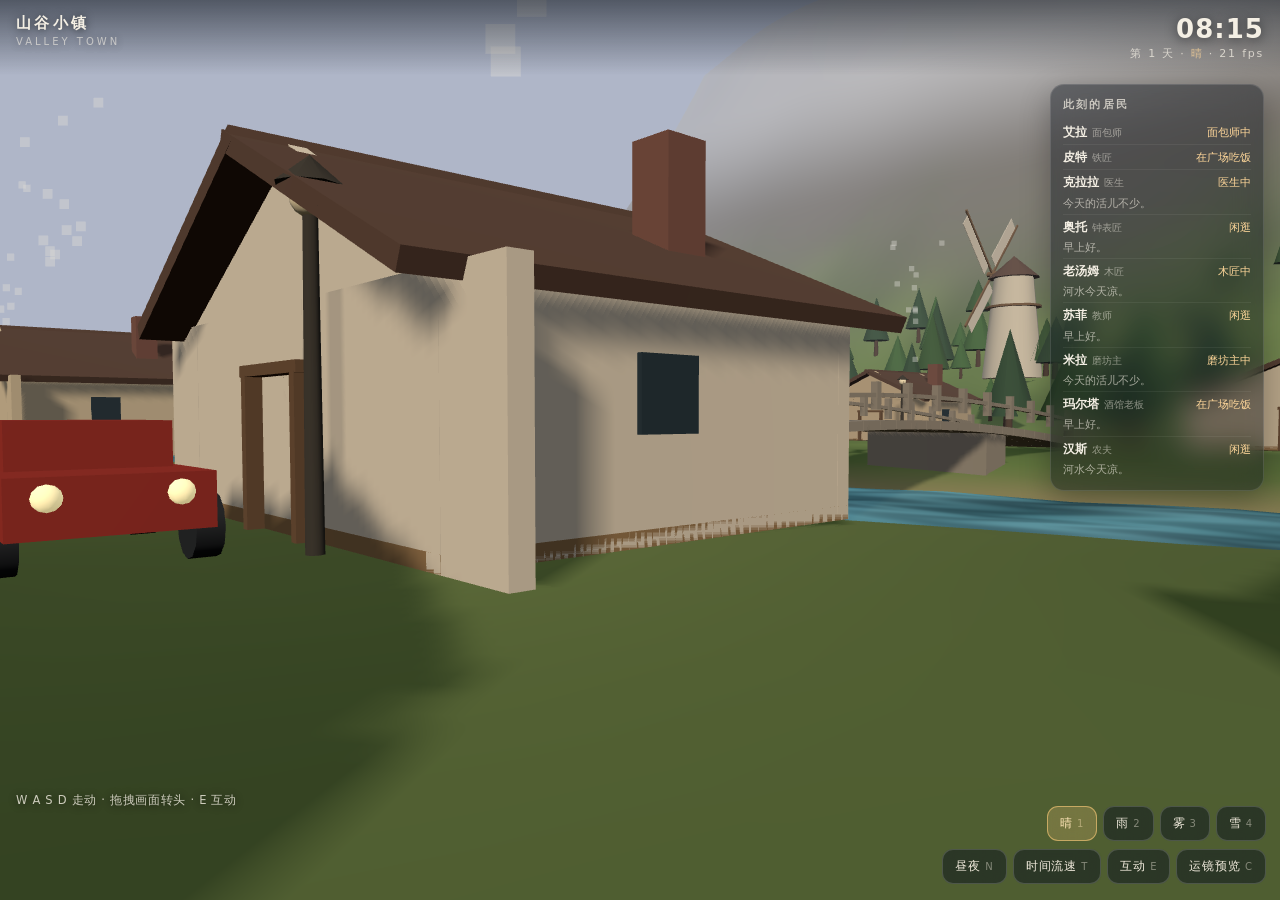
<file: index.html>
<!DOCTYPE html>
<html lang="zh-CN">
<head>
<meta charset="utf-8" />
<meta name="viewport" content="width=device-width, initial-scale=1, maximum-scale=1, user-scalable=no, viewport-fit=cover" />
<title>山谷小镇 · Valley Town</title>
<script>window.__errs=[];window.addEventListener('error',e=>{window.__errs.push(e.message+' @ '+(e.filename||'').split('/').pop()+':'+e.lineno)});</script>
<style>
  * { box-sizing: border-box; -webkit-tap-highlight-color: transparent; }
  html, body { margin: 0; height: 100%; overflow: hidden; background: #0b1220;
    font-family: "Noto Sans SC", "PingFang SC", system-ui, -apple-system, sans-serif; color: #f4efe4; }
  #scene { display: block; width: 100vw; height: 100vh; touch-action: none; }
  .ui { position: fixed; z-index: 20; }

  /* 顶部信息 */
  #top { top: 0; left: 0; right: 0; padding: 14px 16px; display: flex; justify-content: space-between;
         align-items: flex-start; pointer-events: none;
         background: linear-gradient(180deg, rgba(6,12,20,.55), rgba(6,12,20,0)); }
  #brand { font-size: 15px; letter-spacing: .22em; font-weight: 700; text-shadow: 0 1px 8px rgba(0,0,0,.6); }
  #brand small { display: block; font-size: 10px; letter-spacing: .3em; opacity: .6; font-weight: 400; margin-top: 3px; }
  #meter { text-align: right; font-variant-numeric: tabular-nums; }
  #clock { font-size: 26px; font-weight: 700; letter-spacing: .04em; text-shadow: 0 2px 12px rgba(0,0,0,.55); }
  #meter .sub { font-size: 11px; opacity: .75; letter-spacing: .16em; margin-top: 2px; }
  #weathernow { color: #ffd79a; }

  /* 居民面板 */
  #panel { top: 84px; right: 16px; width: 214px; padding: 12px 12px 10px;
           border-radius: 14px; background: rgba(10,18,28,.42); backdrop-filter: blur(14px) saturate(1.2);
           -webkit-backdrop-filter: blur(14px) saturate(1.2); border: 1px solid rgba(255,255,255,.12);
           box-shadow: 0 10px 30px rgba(0,0,0,.28); }
  #panel h3 { margin: 0 0 8px; font-size: 11px; letter-spacing: .2em; font-weight: 600; opacity: .72; }
  #residents { list-style: none; margin: 0; padding: 0; max-height: 40vh; overflow: hidden; }
  #residents li { font-size: 11.5px; line-height: 1.35; padding: 4px 0; border-top: 1px solid rgba(255,255,255,.06);
                  display: flex; flex-wrap: wrap; gap: 5px; align-items: baseline; }
  #residents li:first-child { border-top: none; }
  #residents b { font-size: 12px; font-weight: 700; }
  #residents .job { font-size: 10px; opacity: .5; }
  #residents em { font-size: 10.5px; color: #ffd79a; font-style: normal; margin-left: auto; }
  #residents i { font-size: 10.5px; opacity: .62; font-style: normal; flex-basis: 100%; }

  /* 底部提示 */
  #hint { left: 16px; bottom: 92px; font-size: 11.5px; letter-spacing: .06em; opacity: .8;
          text-shadow: 0 1px 8px rgba(0,0,0,.8); pointer-events: none; max-width: 58vw; }
  #toast { left: 50%; transform: translateX(-50%); bottom: 128px; padding: 8px 16px; border-radius: 999px;
           background: rgba(8,14,22,.66); border: 1px solid rgba(255,255,255,.14); font-size: 12.5px;
           opacity: 0; transition: opacity .35s; pointer-events: none; backdrop-filter: blur(10px); white-space: nowrap; }

  /* 右侧按钮 */
  #dock { right: 14px; bottom: 16px; display: flex; flex-direction: column; gap: 8px; align-items: flex-end; }
  .row { display: flex; gap: 6px; }
  button { font-family: inherit; font-size: 11.5px; letter-spacing: .08em; color: #f1ebdd; cursor: pointer;
           padding: 9px 12px; border-radius: 11px; border: 1px solid rgba(255,255,255,.16);
           background: rgba(12,20,30,.52); backdrop-filter: blur(12px); -webkit-backdrop-filter: blur(12px);
           transition: transform .12s, background .2s, border-color .2s; }
  button:active { transform: scale(.95); }
  button.on { background: rgba(255,203,122,.22); border-color: rgba(255,203,122,.6); color: #ffe6b8; }
  .k { opacity: .45; font-size: 10px; margin-left: 4px; }

  /* 摇杆 */
  #leftzone { position: fixed; left: 0; bottom: 0; width: 42vw; height: 62vh; z-index: 5; }
  #joy { position: fixed; width: 124px; height: 124px; border-radius: 50%; display: none; z-index: 6;
         border: 1px solid rgba(255,255,255,.18); background: rgba(10,18,28,.24); pointer-events: none; }
  #joyknob { position: absolute; left: 37px; top: 37px; width: 50px; height: 50px; border-radius: 50%;
             background: rgba(255,255,255,.32); border: 1px solid rgba(255,255,255,.5); }

  /* 运镜条 */
  #cinebar { left: 50%; transform: translateX(-50%); bottom: 30px; width: min(520px, 82vw); display: none;
             padding: 10px 16px 12px; border-radius: 14px; background: rgba(8,14,22,.55);
             backdrop-filter: blur(14px); border: 1px solid rgba(255,255,255,.12); text-align: center; }
  #cinelabel { font-size: 12.5px; letter-spacing: .16em; color: #ffe6b8; }
  #cinetime { font-size: 10.5px; opacity: .6; margin-top: 3px; font-variant-numeric: tabular-nums; }
  .track { height: 2px; background: rgba(255,255,255,.16); border-radius: 2px; margin-top: 9px; overflow: hidden; }
  #cinefill { height: 100%; width: 0%; background: linear-gradient(90deg, #ffcf87, #ff9d5c); }

  /* 载入 */
  #loading { position: fixed; inset: 0; z-index: 60; display: flex; align-items: center; justify-content: center;
             flex-direction: column; gap: 14px; background: #0b1220; transition: opacity .6s; }
  #loading.hide { opacity: 0; pointer-events: none; }
  #loading .t { font-size: 13px; letter-spacing: .5em; opacity: .7; }
  #loading .bar { width: 120px; height: 2px; background: rgba(255,255,255,.15); overflow: hidden; }
  #loading .bar i { display: block; width: 40%; height: 100%; background: #ffcf87; animation: slide 1.1s infinite ease-in-out; }
  @keyframes slide { 0% { transform: translateX(-100%); } 100% { transform: translateX(320%); } }

  #appstate { position: fixed; left: -9999px; top: 0; font-size: 1px; }
  @media (max-width: 520px) {
    #panel { width: 168px; top: 76px; right: 10px; padding: 10px; }
    #residents li { font-size: 10.5px; }
    #clock { font-size: 22px; }
    #hint { bottom: 150px; font-size: 10.5px; }
  }
</style>
</head>
<body>
<canvas id="scene"></canvas>

<div id="leftzone"></div>
<div id="joy"><div id="joyknob"></div></div>

<div class="ui" id="top">
  <div id="brand">山谷小镇<small>VALLEY TOWN</small></div>
  <div id="meter">
    <div id="clock">08:12</div>
    <div class="sub">第 <span id="dayno">1</span> 天 · <span id="weathernow">晴</span> · <span id="fps">–</span> fps</div>
  </div>
</div>

<div class="ui" id="panel">
  <h3>此刻的居民</h3>
  <ul id="residents"></ul>
</div>

<div class="ui" id="hint">W A S D 走动 · 拖拽画面转头 · E 互动</div>
<div class="ui" id="toast"></div>

<div class="ui" id="dock">
  <div class="row">
    <button data-weather="clear" class="on">晴<span class="k">1</span></button>
    <button data-weather="rain">雨<span class="k">2</span></button>
    <button data-weather="fog">雾<span class="k">3</span></button>
    <button data-weather="snow">雪<span class="k">4</span></button>
  </div>
  <div class="row">
    <button data-act="time">昼夜<span class="k">N</span></button>
    <button data-act="fast">时间流速<span class="k">T</span></button>
    <button data-act="interact">互动<span class="k">E</span></button>
    <button data-act="cine">运镜预览<span class="k">C</span></button>
  </div>
</div>

<div class="ui" id="cinebar">
  <div id="cinelabel">01 谷口 · 大全景</div>
  <div id="cinetime">0:00 / 1:00</div>
  <div class="track"><div id="cinefill"></div></div>
</div>

<div id="loading"><div class="t">正在生长山谷</div><div class="bar"><i></i></div></div>
<div id="appstate"></div>

<script src="three.min.js"></script>
<script src="js/world.js"></script>
<script src="js/life.js"></script>
<script src="js/main.js"></script>
</body>
</html>
</file>
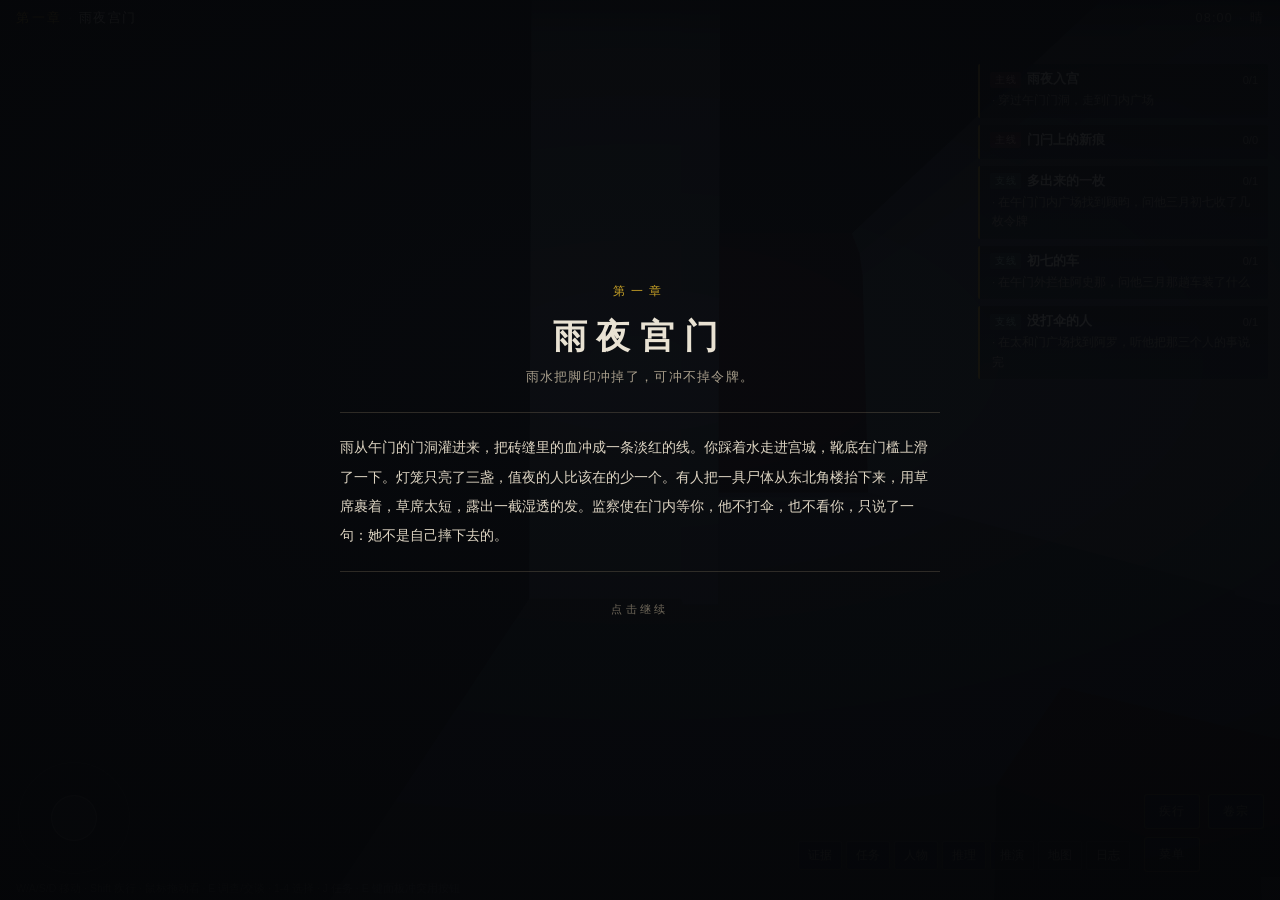
<file: gugong-seventh-code/index.html>
<!DOCTYPE html>
<html lang="zh-CN">
<head>
<meta charset="utf-8">
<meta name="viewport" content="width=device-width,initial-scale=1,maximum-scale=1,user-scalable=no,viewport-fit=cover">
<meta name="theme-color" content="#0a0c10">
<title>宫阙疑云：第七码</title>
<link rel="stylesheet" href="css/ui.css">
</head>
<body>
<div id="app">
  <canvas id="view"></canvas>

  <div id="loading">
    <div class="lbox">
      <div class="lk">紫禁城 · 架空纪年</div>
      <h1>宫阙疑云</h1>
      <div class="lsub">第七码</div>
      <div class="lbar"><i></i></div>
      <div class="ltext">正在载入</div>
    </div>
  </div>
</div>

<div id="bootfail" style="display:none;position:fixed;inset:0;z-index:200;background:#0a0c10;color:#e9e2d3;
  font:14px/1.9 -apple-system,'Noto Sans SC',sans-serif;padding:28px 22px;overflow:auto">
  <div style="font-size:12px;letter-spacing:.3em;color:#c9a227">载入诊断</div>
  <h2 style="font-family:serif;letter-spacing:.14em;margin:10px 0 14px">页面没能启动</h2>
  <div id="bootfailMsg" style="color:#a99f8c;white-space:pre-wrap"></div>
  <div style="margin-top:18px;font-size:12.5px;color:#6f6759">
    排查：1) 确认用 Chrome/Safari 直接打开这个地址（不要在微信、文件管理器里预览）；
    2) 地址要带 http:// 且与本机同一 Wi-Fi；3) 换成 <code>?q=low</code> 试一次。
  </div>
</div>
<script>
(function () {
  var errs = [];
  window.addEventListener('error', function (e) {
    errs.push('脚本错误：' + (e.message || '') + (e.filename ? ' @ ' + e.filename + ':' + e.lineno : ''));
  });
  window.addEventListener('unhandledrejection', function (e) {
    errs.push('未处理异常：' + (e.reason && (e.reason.message || e.reason)) );
  });
  function fail(reason) {
    var box = document.getElementById('bootfail');
    var msg = document.getElementById('bootfailMsg');
    if (!box || !msg) return;
    var info = [
      '原因：' + reason,
      '地址：' + location.href,
      '模块脚本支持：' + ('noModule' in document.createElement('script') ? '支持' : '不支持（浏览器太旧）'),
      'WebGL2：' + (function () { try { return document.createElement('canvas').getContext('webgl2') ? '有' : '没有'; } catch (e) { return '没有'; } })(),
      '屏幕：' + window.innerWidth + '×' + window.innerHeight,
    ].concat(errs).join('\n');
    msg.textContent = info;
    box.style.display = 'block';
  }
  window.__bootFail = fail;
  setTimeout(function () {
    if (!window.__game) fail('8 秒内没有启动（脚本没跑起来，或主模块加载失败）');
  }, 8000);
  setTimeout(function () {
    if (!window.__game) fail('20 秒仍未启动');
  }, 20000);
})();
</script>
<script type="module" src="js/main.js" onerror="window.__bootFail && window.__bootFail('main.js 加载失败（检查 js/ 是否可达）')"></script>
</body>
</html>
</file>
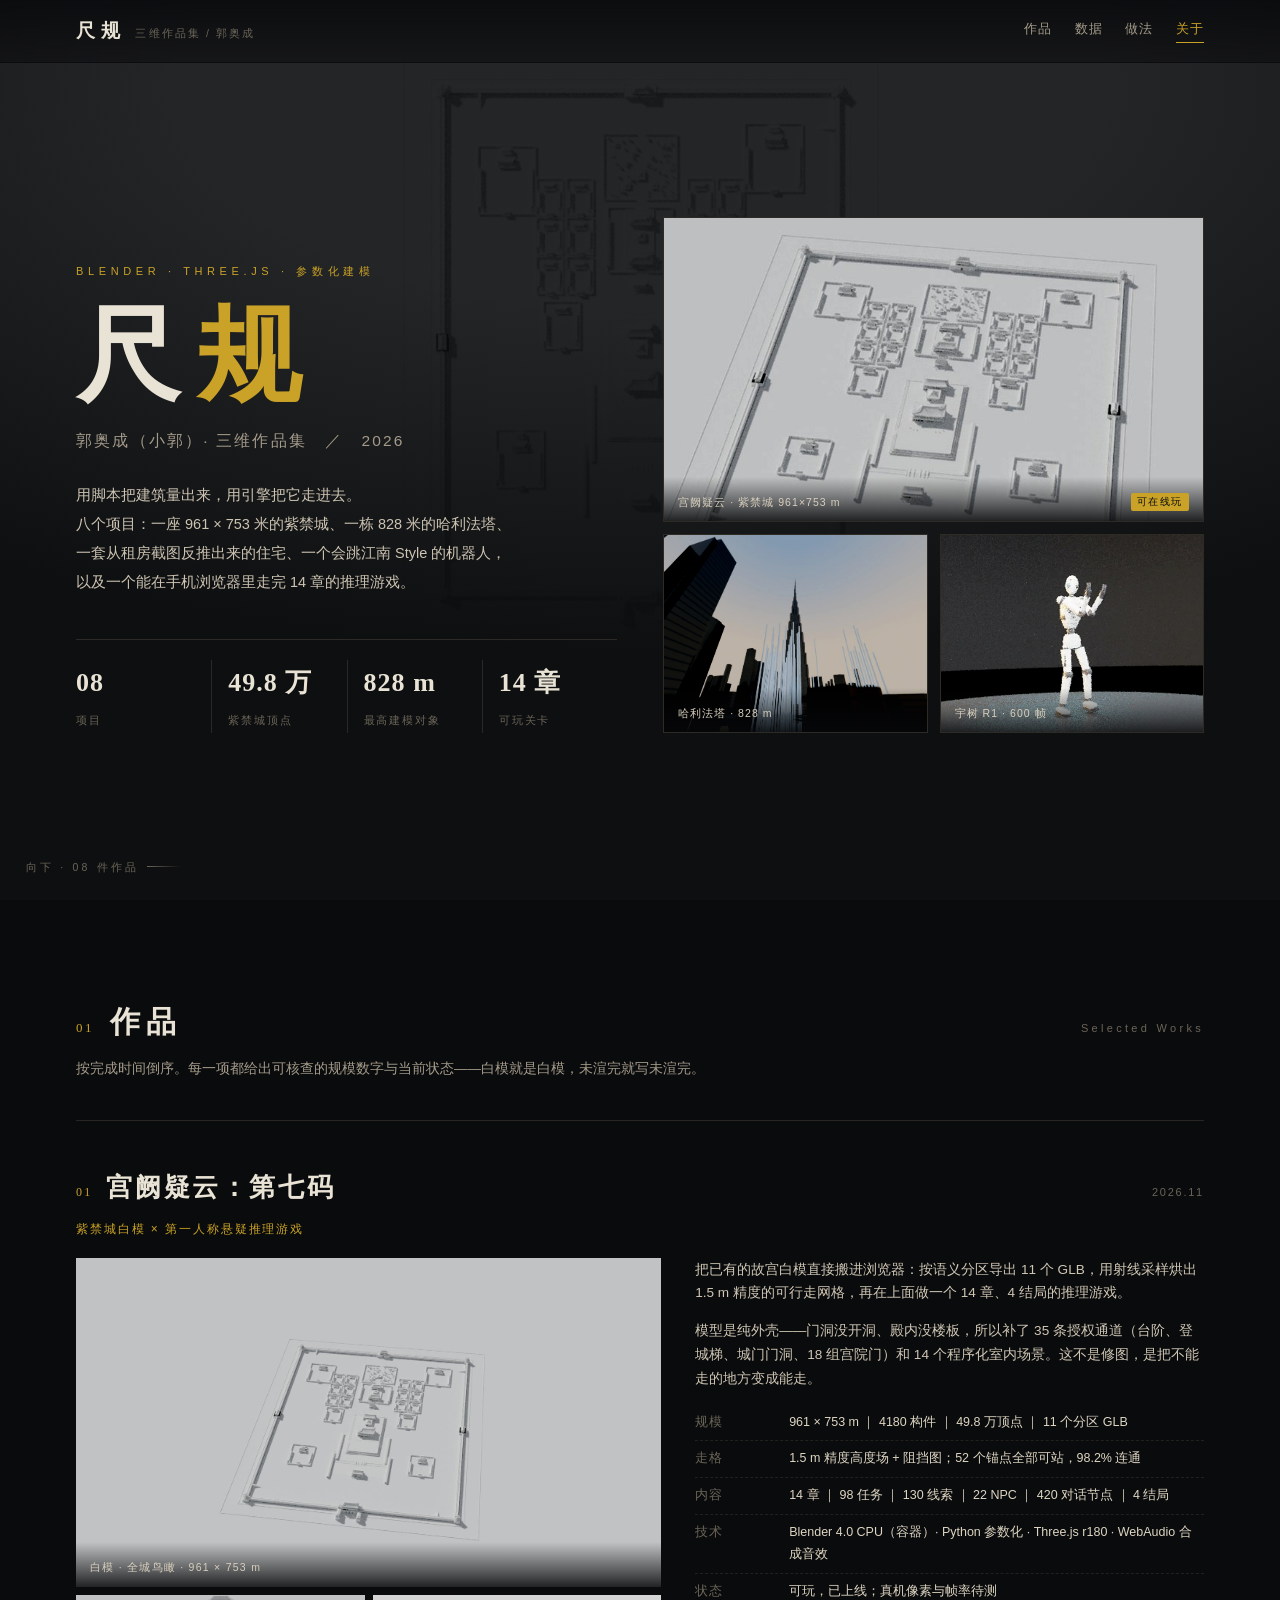
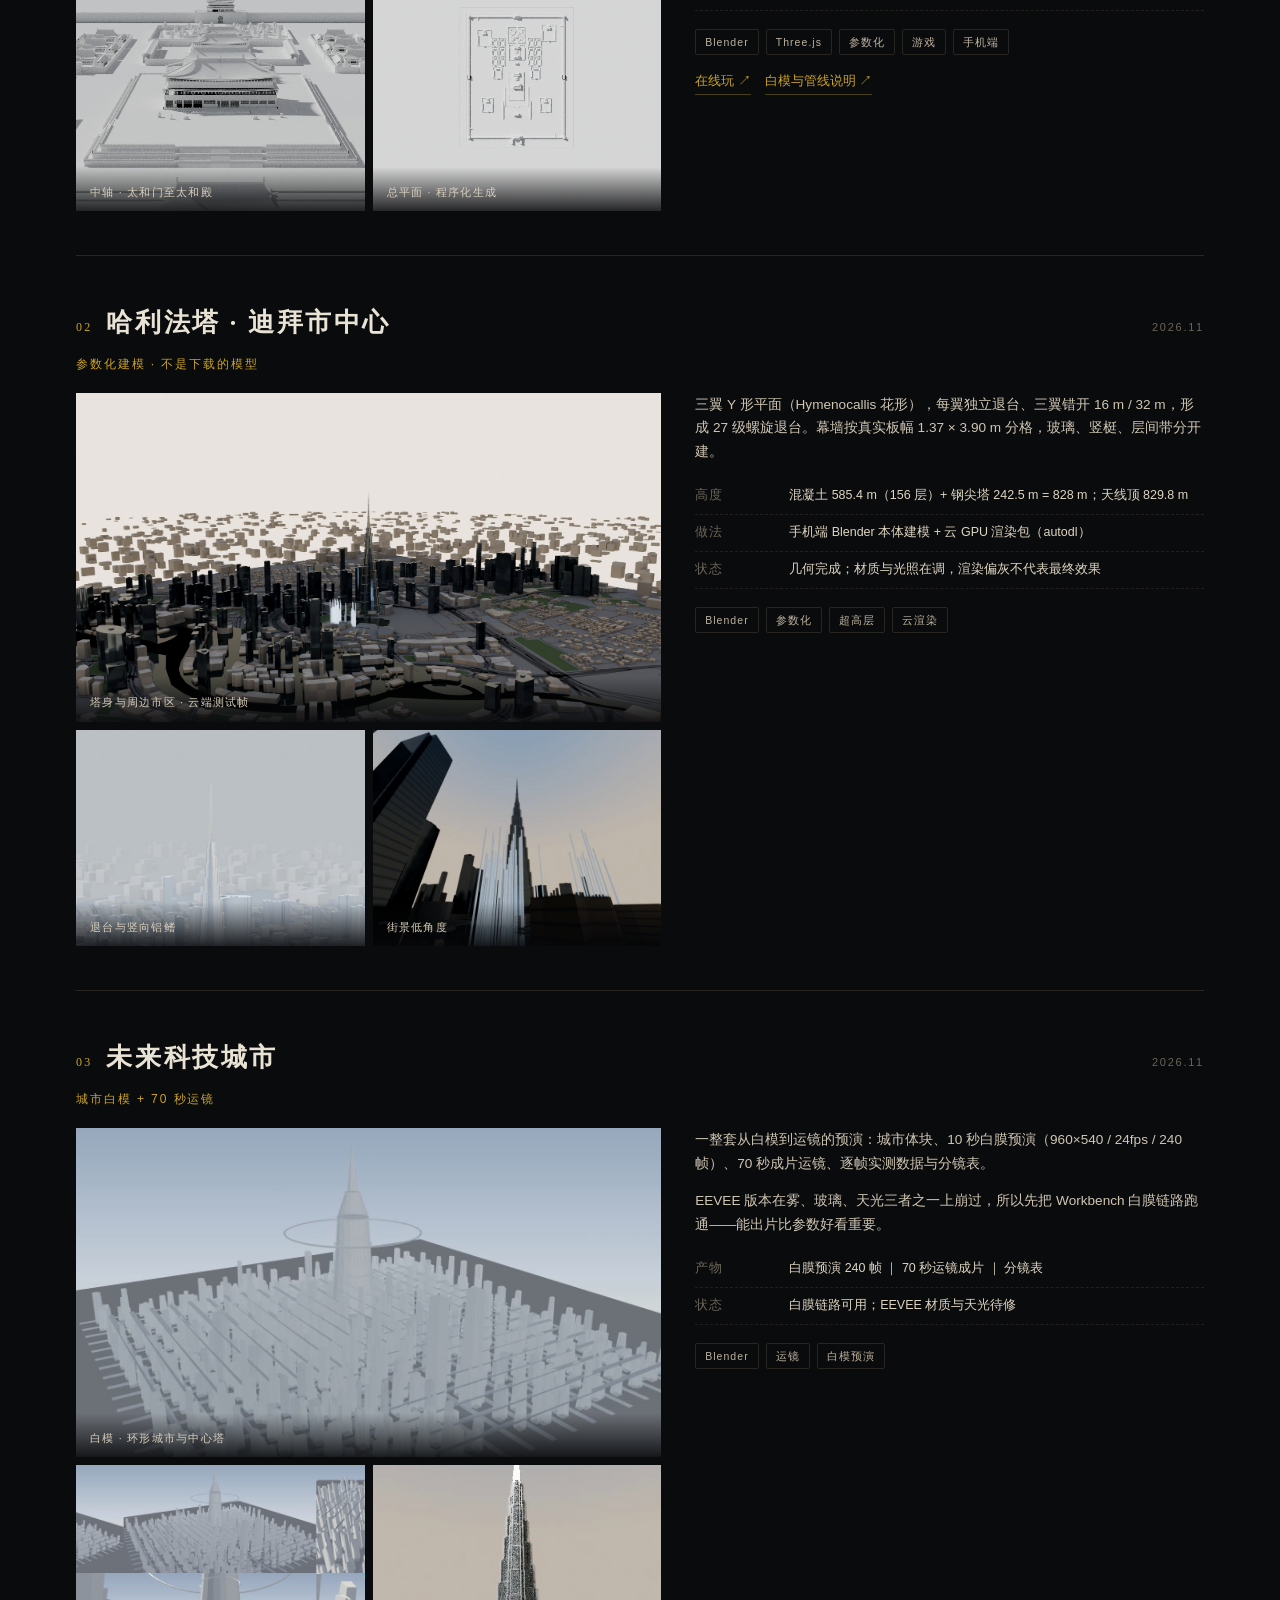
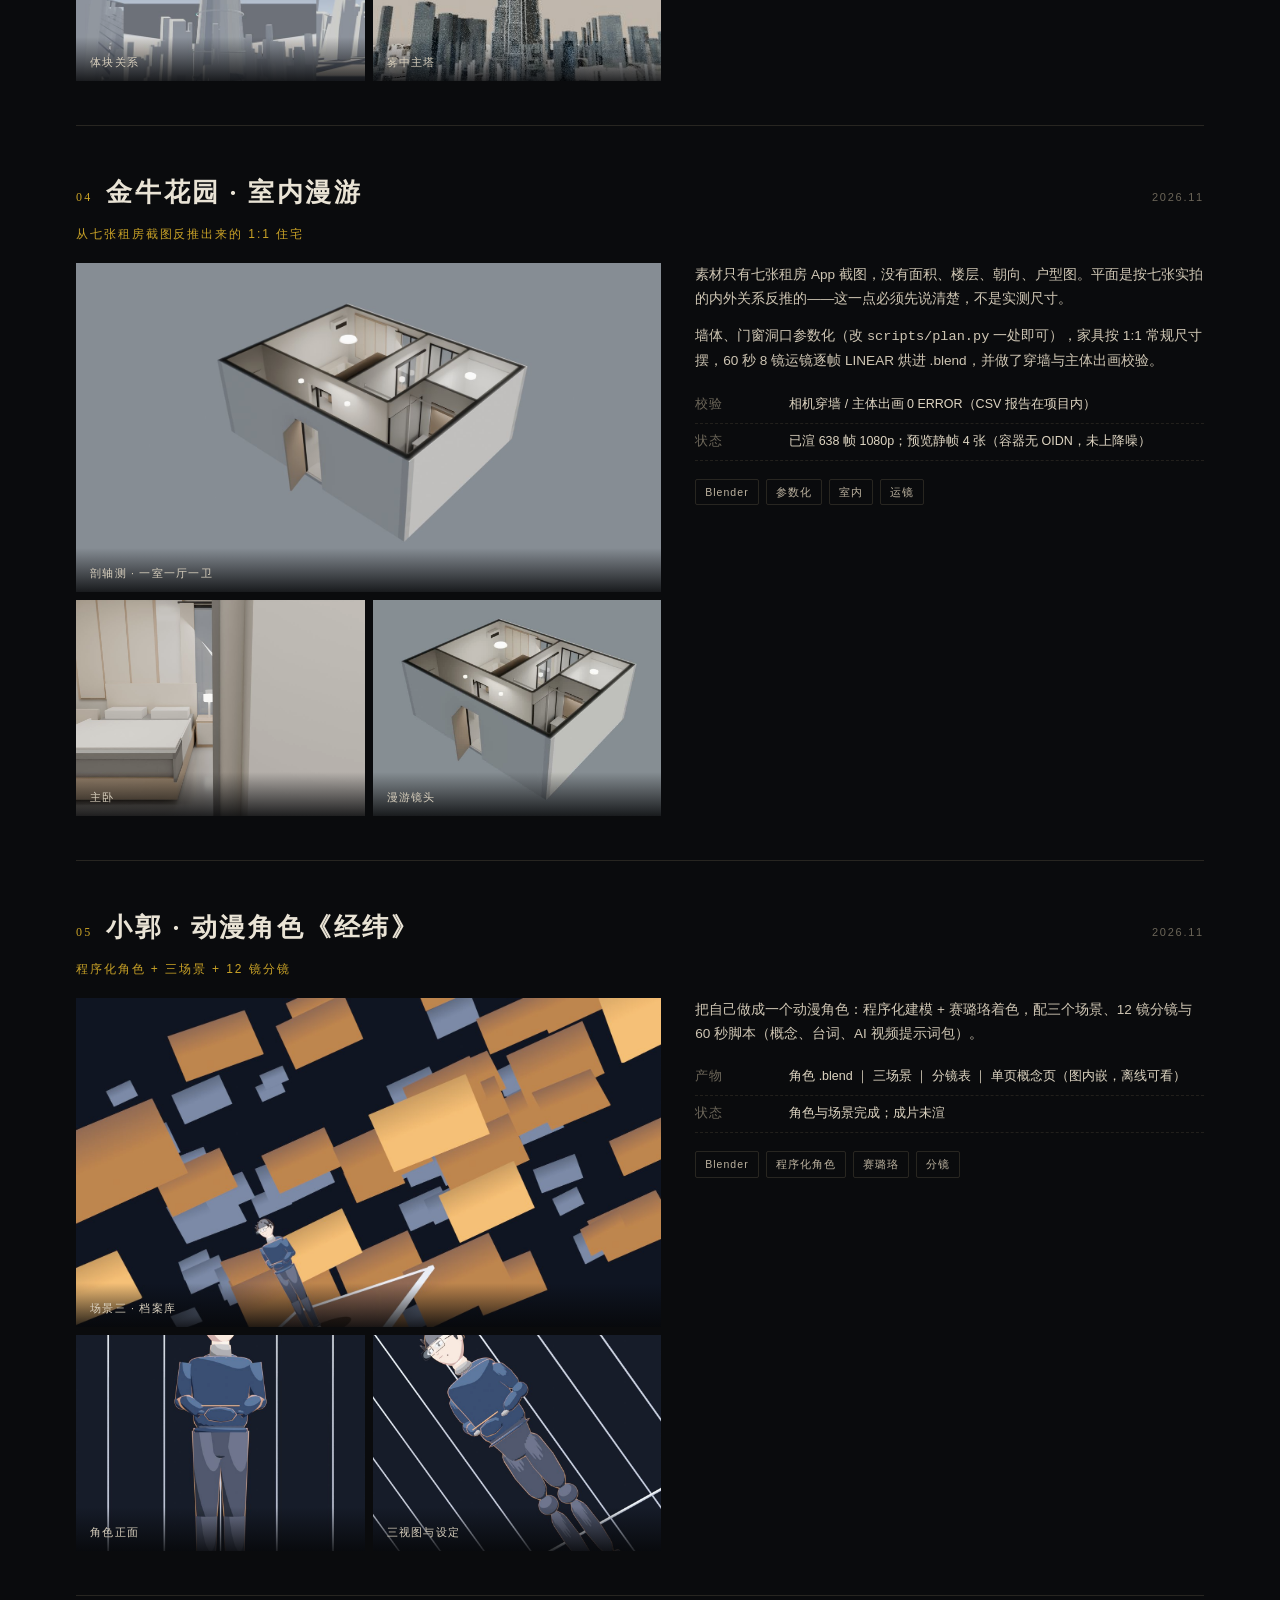
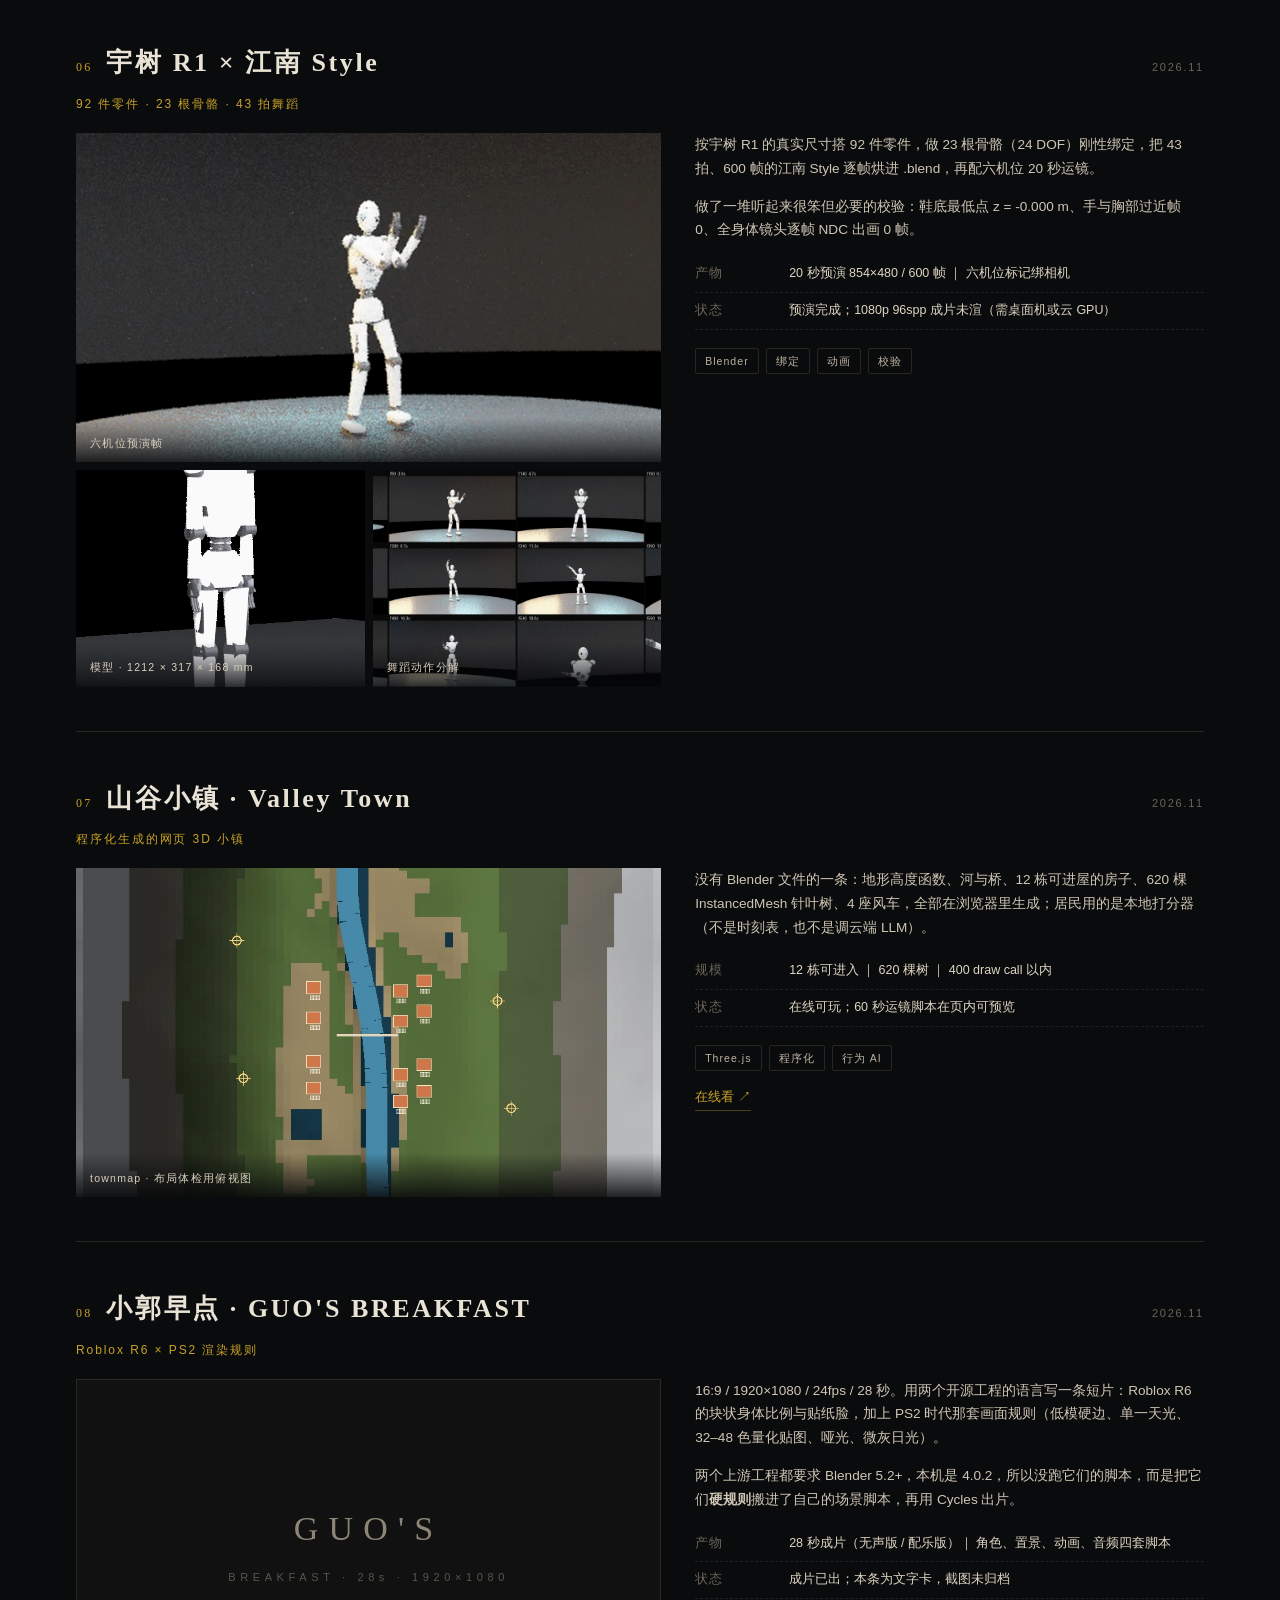
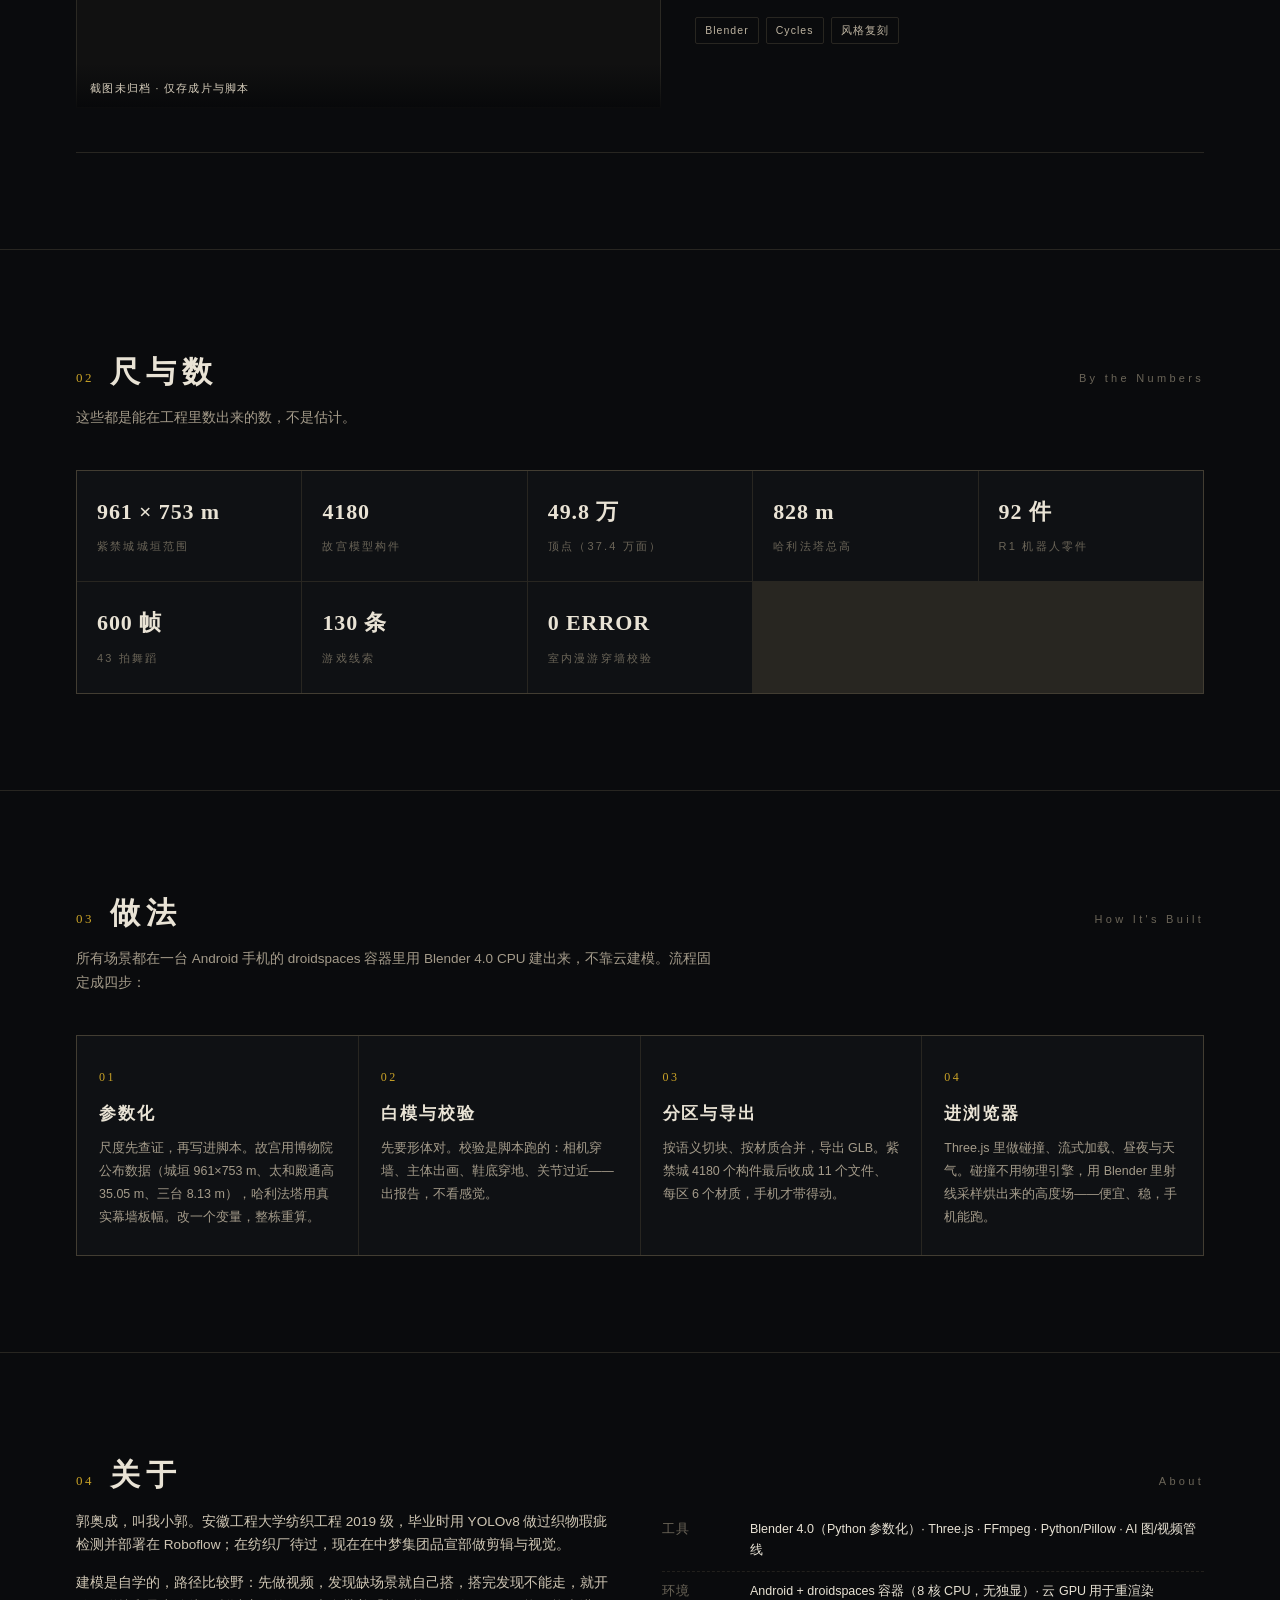
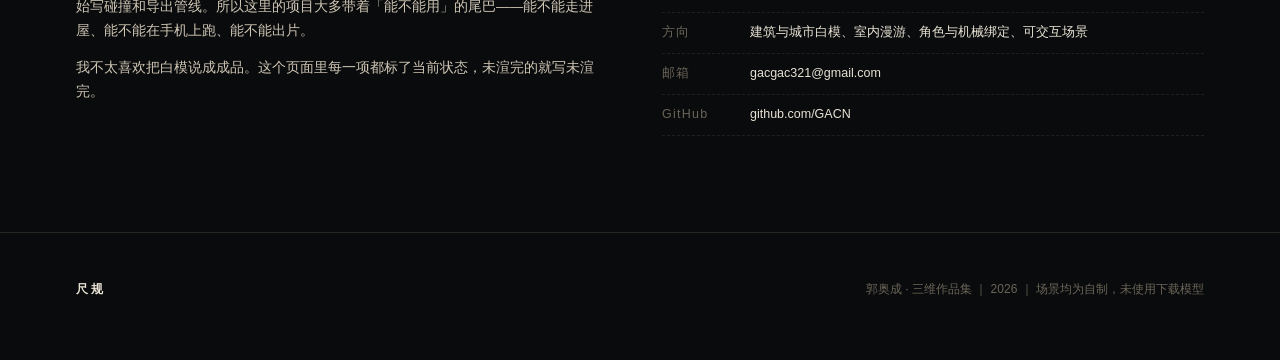
<file: works/index.html>
<!DOCTYPE html>
<html lang="zh-CN">
<head>
<meta charset="utf-8">
<meta name="viewport" content="width=device-width,initial-scale=1,viewport-fit=cover">
<meta name="theme-color" content="#0a0b0d">
<title>尺规 · 郭奥成三维作品集</title>
<meta name="description" content="郭奥成的三维作品：紫禁城白模与浏览器游戏、哈利法塔参数化建模、室内漫游、角色短片、宇树 R1 动画。Blender + Three.js + 参数化脚本。">
<style>
:root{
  --bg:#0a0b0d; --bg2:#0f1114; --ink:#e9e3d5; --ink2:#a49b8a; --dim:#6b6558;
  --gold:#c9a227; --red:#a8332a; --line:rgba(200,180,140,.16);
  --serif:"Noto Serif SC","Songti SC","Source Han Serif SC",Georgia,serif;
  --sans:-apple-system,"Noto Sans SC","PingFang SC","Microsoft YaHei",sans-serif;
}
*{box-sizing:border-box}
html{scroll-behavior:smooth}
body{margin:0;background:var(--bg);color:var(--ink);font-family:var(--sans);line-height:1.75;
  -webkit-font-smoothing:antialiased;overflow-x:hidden}
a{color:inherit;text-decoration:none}
img{display:block;max-width:100%}
.wrap{max-width:1180px;margin:0 auto;padding:0 26px}
.eyebrow{font-size:11px;letter-spacing:.42em;color:var(--gold);text-transform:uppercase}
.hr{height:1px;background:var(--line);margin:0}

/* 顶栏 */
header{position:fixed;top:0;left:0;right:0;z-index:50;backdrop-filter:blur(10px);
  background:linear-gradient(180deg,rgba(10,11,13,.92),rgba(10,11,13,.55));border-bottom:1px solid transparent;
  transition:border-color .3s,background .3s}
header.solid{border-bottom-color:var(--line);background:rgba(10,11,13,.94)}
.nav{display:flex;align-items:center;justify-content:space-between;height:62px}
.brand{display:flex;align-items:baseline;gap:10px}
.brand b{font-family:var(--serif);font-size:19px;letter-spacing:.30em;font-weight:600}
.brand span{font-size:10.5px;letter-spacing:.2em;color:var(--dim)}
.navlinks{display:flex;gap:22px;font-size:12.5px;color:var(--ink2);letter-spacing:.1em}
.navlinks a:hover{color:var(--gold)}
@media(max-width:720px){ .brand span{display:none} .navlinks{gap:14px;font-size:12px} }

/* 封面 */
.hero{position:relative;min-height:100svh;display:flex;align-items:center;padding:110px 0 60px;overflow:hidden}
.hero .plan{position:absolute;inset:0;background:url("assets/gugong/4.jpg") center/cover no-repeat;
  opacity:.11;filter:grayscale(1) contrast(1.35);mix-blend-mode:screen;pointer-events:none}
.hero::after{content:"";position:absolute;inset:0;pointer-events:none;
  background:radial-gradient(120% 80% at 50% 10%,transparent 30%,rgba(10,11,13,.85) 78%)}
.hero .wrap{position:relative;z-index:2;width:100%}
.hero h1{font-family:var(--serif);font-size:clamp(46px,9vw,104px);line-height:1.02;letter-spacing:.16em;
  margin:22px 0 0;font-weight:600}
.hero h1 em{font-style:normal;color:var(--gold)}
.hero .sub{margin-top:18px;font-size:clamp(13px,1.6vw,15.5px);color:var(--ink2);letter-spacing:.14em}
.hero .lede{margin-top:26px;max-width:600px;font-size:14.5px;line-height:2;color:#cdc4b2}
.stats{margin-top:42px;padding-top:20px;border-top:1px solid var(--line)}
.stats{display:grid;grid-template-columns:repeat(4,1fr);gap:0}
.stat b{display:block;font-family:var(--serif);font-size:26px;letter-spacing:.04em;color:var(--ink)}
.stat span{font-size:10.5px;letter-spacing:.18em;color:var(--dim)}
.stat+.stat{border-left:1px solid var(--line);padding-left:16px}
.live{float:right;font-size:9.5px;letter-spacing:.16em;color:#0a0b0d;background:var(--gold);padding:1px 6px;border-radius:2px}
.scrollhint{position:absolute;left:26px;bottom:24px;font-size:10.5px;letter-spacing:.3em;color:var(--dim);z-index:2}

/* 作品 */
section{padding:96px 0}
.sechead{display:flex;align-items:baseline;gap:16px;margin-bottom:8px}
.sechead .num{font-family:var(--serif);font-size:13px;color:var(--gold);letter-spacing:.2em}
.sechead h2{font-family:var(--serif);font-size:clamp(22px,3vw,30px);letter-spacing:.2em;margin:0;font-weight:600}
.sechead .en{font-size:11px;letter-spacing:.3em;color:var(--dim);margin-left:auto}
.secdesc{color:var(--ink2);font-size:13.5px;margin:0 0 40px;max-width:640px}

.work{border-top:1px solid var(--line);padding:44px 0}
.work:last-child{border-bottom:1px solid var(--line)}
.worktop{display:flex;align-items:baseline;gap:14px;margin-bottom:8px}
.worktop .idx{font-family:var(--serif);font-size:12px;color:var(--gold);letter-spacing:.18em}
.worktop h3{font-family:var(--serif);font-size:clamp(20px,2.6vw,26px);letter-spacing:.1em;margin:0;font-weight:600}
.worktop .year{margin-left:auto;font-size:11px;color:var(--dim);letter-spacing:.16em}
.worksub{color:var(--gold);font-size:12px;letter-spacing:.16em;margin:0 0 18px}
.workbody{display:grid;grid-template-columns:1.15fr 1fr;gap:34px;align-items:start}
.gallery{display:grid;grid-template-columns:1fr 1fr;gap:8px}
.gallery .lead{grid-column:1/-1}
figure{margin:0;position:relative;overflow:hidden;background:#111}
figure img{width:100%;height:100%;object-fit:cover;filter:contrast(1.06) saturate(.9) brightness(.98);
  transition:transform .8s cubic-bezier(.22,.61,.36,1),filter .4s}
figure:hover img{transform:scale(1.035);filter:contrast(1.1) saturate(1)}
figure figcaption{position:absolute;left:0;right:0;bottom:0;padding:16px 14px 10px;font-size:10.5px;
  letter-spacing:.12em;color:#d8cfbd;background:linear-gradient(transparent,rgba(6,7,9,.85))}
.gallery .lead img{aspect-ratio:16/9}
.gallery figure:not(.lead) img{aspect-ratio:4/3}
.worktext{font-size:13.6px;color:#cfc6b4}
.worktext p{margin:0 0 14px}
.specs{list-style:none;padding:0;margin:0 0 18px}
.specs li{display:flex;gap:12px;padding:7px 0;border-bottom:1px dashed rgba(200,180,140,.12);font-size:12.5px}
.specs li span:first-child{width:82px;flex:none;color:var(--dim);letter-spacing:.1em}
.specs li span:last-child{color:#ded5c2}
.tags{display:flex;flex-wrap:wrap;gap:7px;margin:0 0 16px}
.tag{font-size:10.5px;letter-spacing:.1em;color:#bdb3a0;border:1px solid var(--line);padding:3px 9px;border-radius:2px}
.links{display:flex;flex-wrap:wrap;gap:14px;font-size:12.5px}
.links a{color:var(--gold);border-bottom:1px solid rgba(201,162,39,.35);padding-bottom:1px}
.links a:hover{border-color:var(--gold)}
@media(max-width:860px){
  .workbody{grid-template-columns:1fr;gap:22px}
  section{padding:64px 0}
  .work{padding:34px 0}
}

/* 数据墙 */
.datawall{display:grid;grid-template-columns:repeat(auto-fit,minmax(190px,1fr));gap:1px;background:var(--line);
  border:1px solid var(--line)}
.cell{background:var(--bg2);padding:22px 20px}
.cell b{display:block;font-family:var(--serif);font-size:22px;letter-spacing:.04em}
.cell span{font-size:11px;letter-spacing:.2em;color:var(--dim)}

/* 过程 */
.steps{display:grid;grid-template-columns:repeat(auto-fit,minmax(230px,1fr));gap:1px;background:var(--line);
  border:1px solid var(--line);margin-top:8px}
.step{background:var(--bg2);padding:26px 22px}
.step i{font-family:var(--serif);font-style:normal;font-size:12px;color:var(--gold);letter-spacing:.2em}
.step h4{font-family:var(--serif);font-size:16.5px;letter-spacing:.12em;margin:10px 0 8px;font-weight:600}
.step p{font-size:12.5px;color:var(--ink2);margin:0;line-height:1.85}

/* 关于 */
.about{display:grid;grid-template-columns:1fr 1fr;gap:44px}
.about p{font-size:13.6px;color:#cfc6b4;margin:0 0 14px}
.about .kv{list-style:none;padding:0;margin:0}
.about .kv li{display:flex;gap:14px;padding:9px 0;border-bottom:1px dashed rgba(200,180,140,.12);font-size:12.5px}
.about .kv span:first-child{width:74px;flex:none;color:var(--dim);letter-spacing:.1em}
@media(max-width:860px){ .about{grid-template-columns:1fr;gap:26px} }

footer{border-top:1px solid var(--line);padding:46px 0 60px;color:var(--dim);font-size:12px}
footer .wrap{display:flex;flex-wrap:wrap;gap:18px;justify-content:space-between;align-items:baseline}
footer b{font-family:var(--serif);color:var(--ink);letter-spacing:.24em;font-weight:600}


/* 封面两列 + 图版 */
.heroGrid{display:grid;grid-template-columns:1fr 1fr;gap:46px;align-items:end;width:100%}
.plates{display:flex;flex-direction:column;gap:12px;width:100%}
.plates2{display:grid;grid-template-columns:1fr 1fr;gap:12px}
.plate{display:block;border:1px solid var(--line);background:#111;overflow:hidden}
.plate figure img{aspect-ratio:16/9}
.plates2 .plate figure img{aspect-ratio:4/3}
.plate figcaption{font-size:10.5px;letter-spacing:.1em}
.plates .plate:first-child figure img{filter:contrast(1.28) brightness(.9) saturate(.9)}
.plate:hover figcaption{color:var(--gold)}
@media(max-width:980px){
  .heroGrid{grid-template-columns:1fr;gap:30px}
  .plates{order:2}
  .hero{min-height:auto;padding-top:96px}
  .hero h1{font-size:clamp(44px,13vw,72px)}
}
/* 导航当前项 */
.navlinks a.on{color:var(--gold)}
.navlinks a.on::after{content:"";display:block;height:1px;background:var(--gold);margin-top:2px}
/* 滚动提示加强 */
.scrollhint{display:flex;align-items:center;gap:8px}
.scrollhint::after{content:"";width:34px;height:1px;background:linear-gradient(90deg,var(--dim),transparent);
  animation:pull 2.4s infinite ease-in-out}
@keyframes pull{0%,100%{transform:translateX(0);opacity:.5}50%{transform:translateX(8px);opacity:1}}
@media(max-width:720px){ .scrollhint{display:none} }

/* 灯箱 */
.lightbox{position:fixed;inset:0;z-index:90;background:rgba(6,7,9,.96);display:none;align-items:center;
  justify-content:center;padding:4vmin}
.lightbox.on{display:flex}
.lightbox img{max-width:100%;max-height:100%;object-fit:contain}
.lightbox .cap{position:absolute;bottom:18px;left:0;right:0;text-align:center;font-size:11.5px;color:var(--ink2);letter-spacing:.1em}
.lightbox .x{position:absolute;top:14px;right:20px;font-size:22px;color:var(--ink2);cursor:pointer}

/* 渐显 */
.reveal{opacity:0;transform:translateY(18px);transition:opacity .9s ease,transform .9s cubic-bezier(.22,.61,.36,1)}
.reveal.in{opacity:1;transform:none}

/* 手机端：压缩文字、数据 2x2、图版提前 */
@media(max-width:720px){
  .hero{padding:88px 0 40px;min-height:auto}
  .hero h1{letter-spacing:.12em;margin-top:16px}
  .hero .lede{font-size:13.5px;line-height:1.95;margin-top:18px}
  .hero .lede br{display:none}
  .hero .sub{font-size:12px;letter-spacing:.1em;margin-top:14px}
  .hero .stats{grid-template-columns:1fr 1fr;margin-top:26px;padding-top:16px;row-gap:14px}
  .stat+.stat{border-left:none;padding-left:0}
  .stat:nth-child(even){border-left:1px solid var(--line);padding-left:14px}
  .stat b{font-size:21px}
  .stat span{font-size:10px;letter-spacing:.12em}
  .plates{margin-top:6px}
  .plates .plate:first-child figure img{aspect-ratio:4/3}
  .worksub{font-size:11px}
  .worktop h3{font-size:19px}
  .worktop .year{font-size:10px}
  .specs li span:first-child{width:64px;font-size:12px}
  .specs li span:last-child{font-size:12px}
  .gallery{gap:6px}
  section{padding:52px 0}
}
</style>
</head>
<body>

<header id="hdr">
  <div class="wrap nav">
    <div class="brand"><b>尺规</b><span>三维作品集 / 郭奥成</span></div>
    <div class="navlinks">
      <a href="#works">作品</a><a href="#data">数据</a><a href="#process">做法</a><a href="#about">关于</a>
    </div>
  </div>
</header>

<!-- 封面 -->
<section class="hero">
  <div class="plan"></div>
  <div class="wrap heroGrid">
   <div class="heroText">
    <div class="eyebrow">Blender · Three.js · 参数化建模</div>
    <h1>尺<em>规</em></h1>
    <div class="sub">郭奥成（小郭）· 三维作品集　／　2026</div>
    <p class="lede">
      用脚本把建筑量出来，用引擎把它走进去。<br>
      八个项目：一座 961 × 753 米的紫禁城、一栋 828 米的哈利法塔、<br>
      一套从租房截图反推出来的住宅、一个会跳江南 Style 的机器人，<br>
      以及一个能在手机浏览器里走完 14 章的推理游戏。
    </p>
    <div class="stats">
      <div class="stat"><b>08</b><span>项目</span></div>
      <div class="stat"><b>49.8 万</b><span>紫禁城顶点</span></div>
      <div class="stat"><b>828 m</b><span>最高建模对象</span></div>
      <div class="stat"><b>14 章</b><span>可玩关卡</span></div>
    </div>
   </div>
   <div class="plates">
     <a class="plate" href="#works"><figure data-full="assets/gugong/1c.jpg">
       <img src="assets/gugong/1c.jpg" alt="紫禁城白模">
       <figcaption>宫阙疑云 · 紫禁城 961×753 m<span class="live">可在线玩</span></figcaption></figure></a>
     <div class="plates2">
       <a class="plate" href="#works"><figure data-full="assets/burj/2.jpg">
         <img src="assets/burj/2.jpg" alt="哈利法塔"><figcaption>哈利法塔 · 828 m</figcaption></figure></a>
       <a class="plate" href="#works"><figure data-full="assets/r1/poster.jpg">
         <img src="assets/r1/poster.jpg" alt="宇树 R1"><figcaption>宇树 R1 · 600 帧</figcaption></figure></a>
     </div>
   </div>
  </div>
  <div class="scrollhint">向下 · 08 件作品</div>
</section>

<!-- 作品 -->
<section id="works">
  <div class="wrap">
    <div class="sechead"><span class="num">01</span><h2>作品</h2><span class="en">Selected Works</span></div>
    <p class="secdesc">按完成时间倒序。每一项都给出可核查的规模数字与当前状态——白模就是白模，未渲完就写未渲完。</p>

    <!-- 01 宫阙疑云 -->
    <article class="work reveal">
      <div class="worktop"><span class="idx">01</span><h3>宫阙疑云：第七码</h3><span class="year">2026.11</span></div>
      <p class="worksub">紫禁城白模 × 第一人称悬疑推理游戏</p>
      <div class="workbody">
        <div class="gallery">
          <figure class="lead" data-full="assets/gugong/1.jpg"><img src="assets/gugong/1.jpg" alt="紫禁城白模 鸟瞰" loading="lazy">
            <figcaption>白模 · 全城鸟瞰 · 961 × 753 m</figcaption></figure>
          <figure data-full="assets/gugong/2.jpg"><img src="assets/gugong/2.jpg" alt="太和殿正立面" loading="lazy">
            <figcaption>中轴 · 太和门至太和殿</figcaption></figure>
          <figure data-full="assets/gugong/4.jpg"><img src="assets/gugong/4.jpg" alt="总平面" loading="lazy">
            <figcaption>总平面 · 程序化生成</figcaption></figure>
        </div>
        <div class="worktext">
          <p>把已有的故宫白模直接搬进浏览器：按语义分区导出 11 个 GLB，用射线采样烘出 1.5 m 精度的可行走网格，再在上面做一个 14 章、4 结局的推理游戏。</p>
          <p>模型是纯外壳——门洞没开洞、殿内没楼板，所以补了 35 条授权通道（台阶、登城梯、城门门洞、18 组宫院门）和 14 个程序化室内场景。这不是修图，是把不能走的地方变成能走。</p>
          <ul class="specs">
            <li><span>规模</span><span>961 × 753 m ｜ 4180 构件 ｜ 49.8 万顶点 ｜ 11 个分区 GLB</span></li>
            <li><span>走格</span><span>1.5 m 精度高度场 + 阻挡图；52 个锚点全部可站，98.2% 连通</span></li>
            <li><span>内容</span><span>14 章 ｜ 98 任务 ｜ 130 线索 ｜ 22 NPC ｜ 420 对话节点 ｜ 4 结局</span></li>
            <li><span>技术</span><span>Blender 4.0 CPU（容器）· Python 参数化 · Three.js r180 · WebAudio 合成音效</span></li>
            <li><span>状态</span><span>可玩，已上线；真机像素与帧率待测</span></li>
          </ul>
          <div class="tags"><span class="tag">Blender</span><span class="tag">Three.js</span><span class="tag">参数化</span><span class="tag">游戏</span><span class="tag">手机端</span></div>
          <div class="links">
            <a href="https://gacn.github.io/valley-town/gugong-seventh-code/" target="_blank" rel="noopener">在线玩 ↗</a>
            <a href="https://gacn.github.io/valley-town/gugong-seventh-code/model-source/" target="_blank" rel="noopener">白模与管线说明 ↗</a>
          </div>
        </div>
      </div>
    </article>

    <!-- 02 哈利法塔 -->
    <article class="work reveal">
      <div class="worktop"><span class="idx">02</span><h3>哈利法塔 · 迪拜市中心</h3><span class="year">2026.11</span></div>
      <p class="worksub">参数化建模 · 不是下载的模型</p>
      <div class="workbody">
        <div class="gallery">
          <figure class="lead" data-full="assets/burj/3.jpg"><img src="assets/burj/3.jpg" alt="哈利法塔渲染" loading="lazy">
            <figcaption>塔身与周边市区 · 云端测试帧</figcaption></figure>
          <figure data-full="assets/burj/1.jpg"><img src="assets/burj/1.jpg" alt="塔身细部" loading="lazy">
            <figcaption>退台与竖向铝鳍</figcaption></figure>
          <figure data-full="assets/burj/2.jpg"><img src="assets/burj/2.jpg" alt="街景低角度" loading="lazy">
            <figcaption>街景低角度</figcaption></figure>
        </div>
        <div class="worktext">
          <p>三翼 Y 形平面（Hymenocallis 花形），每翼独立退台、三翼错开 16 m / 32 m，形成 27 级螺旋退台。幕墙按真实板幅 1.37 × 3.90 m 分格，玻璃、竖梃、层间带分开建。</p>
          <ul class="specs">
            <li><span>高度</span><span>混凝土 585.4 m（156 层）+ 钢尖塔 242.5 m = 828 m；天线顶 829.8 m</span></li>
            <li><span>做法</span><span>手机端 Blender 本体建模 + 云 GPU 渲染包（autodl）</span></li>
            <li><span>状态</span><span>几何完成；材质与光照在调，渲染偏灰不代表最终效果</span></li>
          </ul>
          <div class="tags"><span class="tag">Blender</span><span class="tag">参数化</span><span class="tag">超高层</span><span class="tag">云渲染</span></div>
        </div>
      </div>
    </article>

    <!-- 03 未来城市 -->
    <article class="work reveal">
      <div class="worktop"><span class="idx">03</span><h3>未来科技城市</h3><span class="year">2026.11</span></div>
      <p class="worksub">城市白模 + 70 秒运镜</p>
      <div class="workbody">
        <div class="gallery">
          <figure class="lead" data-full="assets/city/poster.jpg"><img src="assets/city/poster.jpg" alt="未来城市白模" loading="lazy">
            <figcaption>白模 · 环形城市与中心塔</figcaption></figure>
          <figure data-full="assets/city/1.jpg"><img src="assets/city/1.jpg" alt="城市体块" loading="lazy">
            <figcaption>体块关系</figcaption></figure>
          <figure data-full="assets/city/2.jpg"><img src="assets/city/2.jpg" alt="雾中高塔" loading="lazy">
            <figcaption>雾中主塔</figcaption></figure>
        </div>
        <div class="worktext">
          <p>一整套从白模到运镜的预演：城市体块、10 秒白膜预演（960×540 / 24fps / 240 帧）、70 秒成片运镜、逐帧实测数据与分镜表。</p>
          <p>EEVEE 版本在雾、玻璃、天光三者之一上崩过，所以先把 Workbench 白膜链路跑通——能出片比参数好看重要。</p>
          <ul class="specs">
            <li><span>产物</span><span>白膜预演 240 帧 ｜ 70 秒运镜成片 ｜ 分镜表</span></li>
            <li><span>状态</span><span>白膜链路可用；EEVEE 材质与天光待修</span></li>
          </ul>
          <div class="tags"><span class="tag">Blender</span><span class="tag">运镜</span><span class="tag">白模预演</span></div>
        </div>
      </div>
    </article>

    <!-- 04 室内漫游 -->
    <article class="work reveal">
      <div class="worktop"><span class="idx">04</span><h3>金牛花园 · 室内漫游</h3><span class="year">2026.11</span></div>
      <p class="worksub">从七张租房截图反推出来的 1:1 住宅</p>
      <div class="workbody">
        <div class="gallery">
          <figure class="lead" data-full="assets/home/1.jpg"><img src="assets/home/1.jpg" alt="室内剖轴测" loading="lazy">
            <figcaption>剖轴测 · 一室一厅一卫</figcaption></figure>
          <figure data-full="assets/home/3.jpg"><img src="assets/home/3.jpg" alt="卧室" loading="lazy">
            <figcaption>主卧</figcaption></figure>
          <figure data-full="assets/home/poster.jpg"><img src="assets/home/poster.jpg" alt="室内视角" loading="lazy">
            <figcaption>漫游镜头</figcaption></figure>
        </div>
        <div class="worktext">
          <p>素材只有七张租房 App 截图，没有面积、楼层、朝向、户型图。平面是按七张实拍的内外关系反推的——这一点必须先说清楚，不是实测尺寸。</p>
          <p>墙体、门窗洞口参数化（改 <code>scripts/plan.py</code> 一处即可），家具按 1:1 常规尺寸摆，60 秒 8 镜运镜逐帧 LINEAR 烘进 .blend，并做了穿墙与主体出画校验。</p>
          <ul class="specs">
            <li><span>校验</span><span>相机穿墙 / 主体出画 0 ERROR（CSV 报告在项目内）</span></li>
            <li><span>状态</span><span>已渲 638 帧 1080p；预览静帧 4 张（容器无 OIDN，未上降噪）</span></li>
          </ul>
          <div class="tags"><span class="tag">Blender</span><span class="tag">参数化</span><span class="tag">室内</span><span class="tag">运镜</span></div>
        </div>
      </div>
    </article>

    <!-- 05 角色短片 -->
    <article class="work reveal">
      <div class="worktop"><span class="idx">05</span><h3>小郭 · 动漫角色《经纬》</h3><span class="year">2026.11</span></div>
      <p class="worksub">程序化角色 + 三场景 + 12 镜分镜</p>
      <div class="workbody">
        <div class="gallery">
          <figure class="lead" data-full="assets/char/3.jpg"><img src="assets/char/3.jpg" alt="场景" loading="lazy">
            <figcaption>场景三 · 档案库</figcaption></figure>
          <figure data-full="assets/char/1.jpg"><img src="assets/char/1.jpg" alt="角色正面" loading="lazy">
            <figcaption>角色正面</figcaption></figure>
          <figure data-full="assets/char/2.jpg"><img src="assets/char/2.jpg" alt="角色三视图" loading="lazy">
            <figcaption>三视图与设定</figcaption></figure>
        </div>
        <div class="worktext">
          <p>把自己做成一个动漫角色：程序化建模 + 赛璐珞着色，配三个场景、12 镜分镜与 60 秒脚本（概念、台词、AI 视频提示词包）。</p>
          <ul class="specs">
            <li><span>产物</span><span>角色 .blend ｜ 三场景 ｜ 分镜表 ｜ 单页概念页（图内嵌，离线可看）</span></li>
            <li><span>状态</span><span>角色与场景完成；成片未渲</span></li>
          </ul>
          <div class="tags"><span class="tag">Blender</span><span class="tag">程序化角色</span><span class="tag">赛璐珞</span><span class="tag">分镜</span></div>
        </div>
      </div>
    </article>

    <!-- 06 宇树 R1 -->
    <article class="work reveal">
      <div class="worktop"><span class="idx">06</span><h3>宇树 R1 × 江南 Style</h3><span class="year">2026.11</span></div>
      <p class="worksub">92 件零件 · 23 根骨骼 · 43 拍舞蹈</p>
      <div class="workbody">
        <div class="gallery">
          <figure class="lead" data-full="assets/r1/poster.jpg"><img src="assets/r1/poster.jpg" alt="R1 预演" loading="lazy">
            <figcaption>六机位预演帧</figcaption></figure>
          <figure data-full="assets/r1/3.jpg"><img src="assets/r1/3.jpg" alt="模型三视图" loading="lazy">
            <figcaption>模型 · 1212 × 317 × 168 mm</figcaption></figure>
          <figure data-full="assets/r1/1.jpg"><img src="assets/r1/1.jpg" alt="动作分解" loading="lazy">
            <figcaption>舞蹈动作分解</figcaption></figure>
        </div>
        <div class="worktext">
          <p>按宇树 R1 的真实尺寸搭 92 件零件，做 23 根骨骼（24 DOF）刚性绑定，把 43 拍、600 帧的江南 Style 逐帧烘进 .blend，再配六机位 20 秒运镜。</p>
          <p>做了一堆听起来很笨但必要的校验：鞋底最低点 z = -0.000 m、手与胸部过近帧 0、全身体镜头逐帧 NDC 出画 0 帧。</p>
          <ul class="specs">
            <li><span>产物</span><span>20 秒预演 854×480 / 600 帧 ｜ 六机位标记绑相机</span></li>
            <li><span>状态</span><span>预演完成；1080p 96spp 成片未渲（需桌面机或云 GPU）</span></li>
          </ul>
          <div class="tags"><span class="tag">Blender</span><span class="tag">绑定</span><span class="tag">动画</span><span class="tag">校验</span></div>
        </div>
      </div>
    </article>

    <!-- 07 山谷小镇 -->
    <article class="work reveal">
      <div class="worktop"><span class="idx">07</span><h3>山谷小镇 · Valley Town</h3><span class="year">2026.11</span></div>
      <p class="worksub">程序化生成的网页 3D 小镇</p>
      <div class="workbody">
        <div class="gallery">
          <figure class="lead" data-full="assets/town/1.jpg"><img src="assets/town/1.jpg" alt="小镇俯视" loading="lazy">
            <figcaption>townmap · 布局体检用俯视图</figcaption></figure>
        </div>
        <div class="worktext">
          <p>没有 Blender 文件的一条：地形高度函数、河与桥、12 栋可进屋的房子、620 棵 InstancedMesh 针叶树、4 座风车，全部在浏览器里生成；居民用的是本地打分器（不是时刻表，也不是调云端 LLM）。</p>
          <ul class="specs">
            <li><span>规模</span><span>12 栋可进入 ｜ 620 棵树 ｜ 400 draw call 以内</span></li>
            <li><span>状态</span><span>在线可玩；60 秒运镜脚本在页内可预览</span></li>
          </ul>
          <div class="tags"><span class="tag">Three.js</span><span class="tag">程序化</span><span class="tag">行为 AI</span></div>
          <div class="links"><a href="https://gacn.github.io/valley-town/" target="_blank" rel="noopener">在线看 ↗</a></div>
        </div>
      </div>
    </article>

    <!-- 08 小郭早点 -->
    <article class="work reveal">
      <div class="worktop"><span class="idx">08</span><h3>小郭早点 · GUO'S BREAKFAST</h3><span class="year">2026.11</span></div>
      <p class="worksub">Roblox R6 × PS2 渲染规则</p>
      <div class="workbody">
        <div class="gallery textonly">
          <figure class="lead typo" style="background:#111">
            <div style="aspect-ratio:16/9;display:flex;align-items:center;justify-content:center;flex-direction:column;gap:10px;border:1px solid rgba(200,180,140,.14)">
              <div style="font-family:var(--serif);font-size:34px;letter-spacing:.3em;color:#8d8678">GUO'S</div>
              <div style="font-size:11px;letter-spacing:.42em;color:#5b5549">BREAKFAST · 28s · 1920×1080</div>
            </div>
            <figcaption>截图未归档 · 仅存成片与脚本</figcaption>
          </figure>
        </div>
        <div class="worktext">
          <p>16:9 / 1920×1080 / 24fps / 28 秒。用两个开源工程的语言写一条短片：Roblox R6 的块状身体比例与贴纸脸，加上 PS2 时代那套画面规则（低模硬边、单一天光、32–48 色量化贴图、哑光、微灰日光）。</p>
          <p>两个上游工程都要求 Blender 5.2+，本机是 4.0.2，所以没跑它们的脚本，而是把它们<strong>硬规则</strong>搬进了自己的场景脚本，再用 Cycles 出片。</p>
          <ul class="specs">
            <li><span>产物</span><span>28 秒成片（无声版 / 配乐版）｜ 角色、置景、动画、音频四套脚本</span></li>
            <li><span>状态</span><span>成片已出；本条为文字卡，截图未归档</span></li>
          </ul>
          <div class="tags"><span class="tag">Blender</span><span class="tag">Cycles</span><span class="tag">风格复刻</span></div>
        </div>
      </div>
    </article>

  </div>
</section>

<div class="hr"></div>

<!-- 数据 -->
<section id="data">
  <div class="wrap">
    <div class="sechead"><span class="num">02</span><h2>尺与数</h2><span class="en">By the Numbers</span></div>
    <p class="secdesc">这些都是能在工程里数出来的数，不是估计。</p>
    <div class="datawall">
      <div class="cell"><b>961 × 753 m</b><span>紫禁城城垣范围</span></div>
      <div class="cell"><b>4180</b><span>故宫模型构件</span></div>
      <div class="cell"><b>49.8 万</b><span>顶点（37.4 万面）</span></div>
      <div class="cell"><b>828 m</b><span>哈利法塔总高</span></div>
      <div class="cell"><b>92 件</b><span>R1 机器人零件</span></div>
      <div class="cell"><b>600 帧</b><span>43 拍舞蹈</span></div>
      <div class="cell"><b>130 条</b><span>游戏线索</span></div>
      <div class="cell"><b>0 ERROR</b><span>室内漫游穿墙校验</span></div>
    </div>
  </div>
</section>

<div class="hr"></div>

<!-- 做法 -->
<section id="process">
  <div class="wrap">
    <div class="sechead"><span class="num">03</span><h2>做法</h2><span class="en">How It's Built</span></div>
    <p class="secdesc">所有场景都在一台 Android 手机的 droidspaces 容器里用 Blender 4.0 CPU 建出来，不靠云建模。流程固定成四步：</p>
    <div class="steps">
      <div class="step"><i>01</i><h4>参数化</h4><p>尺度先查证，再写进脚本。故宫用博物院公布数据（城垣 961×753 m、太和殿通高 35.05 m、三台 8.13 m），哈利法塔用真实幕墙板幅。改一个变量，整栋重算。</p></div>
      <div class="step"><i>02</i><h4>白模与校验</h4><p>先要形体对。校验是脚本跑的：相机穿墙、主体出画、鞋底穿地、关节过近——出报告，不看感觉。</p></div>
      <div class="step"><i>03</i><h4>分区与导出</h4><p>按语义切块、按材质合并，导出 GLB。紫禁城 4180 个构件最后收成 11 个文件、每区 6 个材质，手机才带得动。</p></div>
      <div class="step"><i>04</i><h4>进浏览器</h4><p>Three.js 里做碰撞、流式加载、昼夜与天气。碰撞不用物理引擎，用 Blender 里射线采样烘出来的高度场——便宜、稳，手机能跑。</p></div>
    </div>
  </div>
</section>

<div class="hr"></div>

<!-- 关于 -->
<section id="about">
  <div class="wrap">
    <div class="sechead"><span class="num">04</span><h2>关于</h2><span class="en">About</span></div>
    <div class="about">
      <div>
        <p>郭奥成，叫我小郭。安徽工程大学纺织工程 2019 级，毕业时用 YOLOv8 做过织物瑕疵检测并部署在 Roboflow；在纺织厂待过，现在在中梦集团品宣部做剪辑与视觉。</p>
        <p>建模是自学的，路径比较野：先做视频，发现缺场景就自己搭，搭完发现不能走，就开始写碰撞和导出管线。所以这里的项目大多带着「能不能用」的尾巴——能不能走进屋、能不能在手机上跑、能不能出片。</p>
        <p>我不太喜欢把白模说成成品。这个页面里每一项都标了当前状态，未渲完的就写未渲完。</p>
      </div>
      <div>
        <ul class="kv">
          <li><span>工具</span><span>Blender 4.0（Python 参数化）· Three.js · FFmpeg · Python/Pillow · AI 图/视频管线</span></li>
          <li><span>环境</span><span>Android + droidspaces 容器（8 核 CPU，无独显）· 云 GPU 用于重渲染</span></li>
          <li><span>方向</span><span>建筑与城市白模、室内漫游、角色与机械绑定、可交互场景</span></li>
          <li><span>邮箱</span><span>gacgac321@gmail.com</span></li>
          <li><span>GitHub</span><span>github.com/GACN</span></li>
        </ul>
      </div>
    </div>
  </div>
</section>

<footer>
  <div class="wrap">
    <b>尺规</b>
    <div>郭奥成 · 三维作品集 ｜ 2026 ｜ 场景均为自制，未使用下载模型</div>
  </div>
</footer>

<div class="lightbox" id="lb">
  <span class="x" id="lbx">✕</span>
  <img id="lbimg" alt="">
  <div class="cap" id="lbcap"></div>
</div>

<script>
// 顶栏状态
const hdr = document.getElementById('hdr');
addEventListener('scroll', () => hdr.classList.toggle('solid', scrollY > 30), { passive: true });

// 导航当前项
const secs = [...document.querySelectorAll('section[id]')];
const navA = [...document.querySelectorAll('.navlinks a')];
const spy = new IntersectionObserver(es => {
  es.forEach(e => {
    if (!e.isIntersecting) return;
    navA.forEach(a => a.classList.toggle('on', a.getAttribute('href') === '#' + e.target.id));
  });
}, { rootMargin: '-45% 0px -50% 0px' });
secs.forEach(s => spy.observe(s));

// 滚动渐显
const io = new IntersectionObserver(es => es.forEach(e => {
  if (e.isIntersecting) { e.target.classList.add('in'); io.unobserve(e.target); }
}), { rootMargin: '0px 0px -12% 0px', threshold: 0.06 });
document.querySelectorAll('.reveal').forEach(el => io.observe(el));

// 灯箱
const lb = document.getElementById('lb'), lbimg = document.getElementById('lbimg'), lbcap = document.getElementById('lbcap');
document.querySelectorAll('figure').forEach(f => {
  f.style.cursor = 'zoom-in';
  f.addEventListener('click', () => {
    const src = f.dataset.full || f.querySelector('img').src;
    lbimg.src = src;
    lbcap.textContent = (f.querySelector('figcaption') || {}).textContent || '';
    lb.classList.add('on');
  });
});
const close = () => { lb.classList.remove('on'); lbimg.src = ''; };
document.getElementById('lbx').addEventListener('click', close);
lb.addEventListener('click', e => { if (e.target === lb) close(); });
addEventListener('keydown', e => { if (e.key === 'Escape') close(); });
</script>
</body>
</html>
</file>
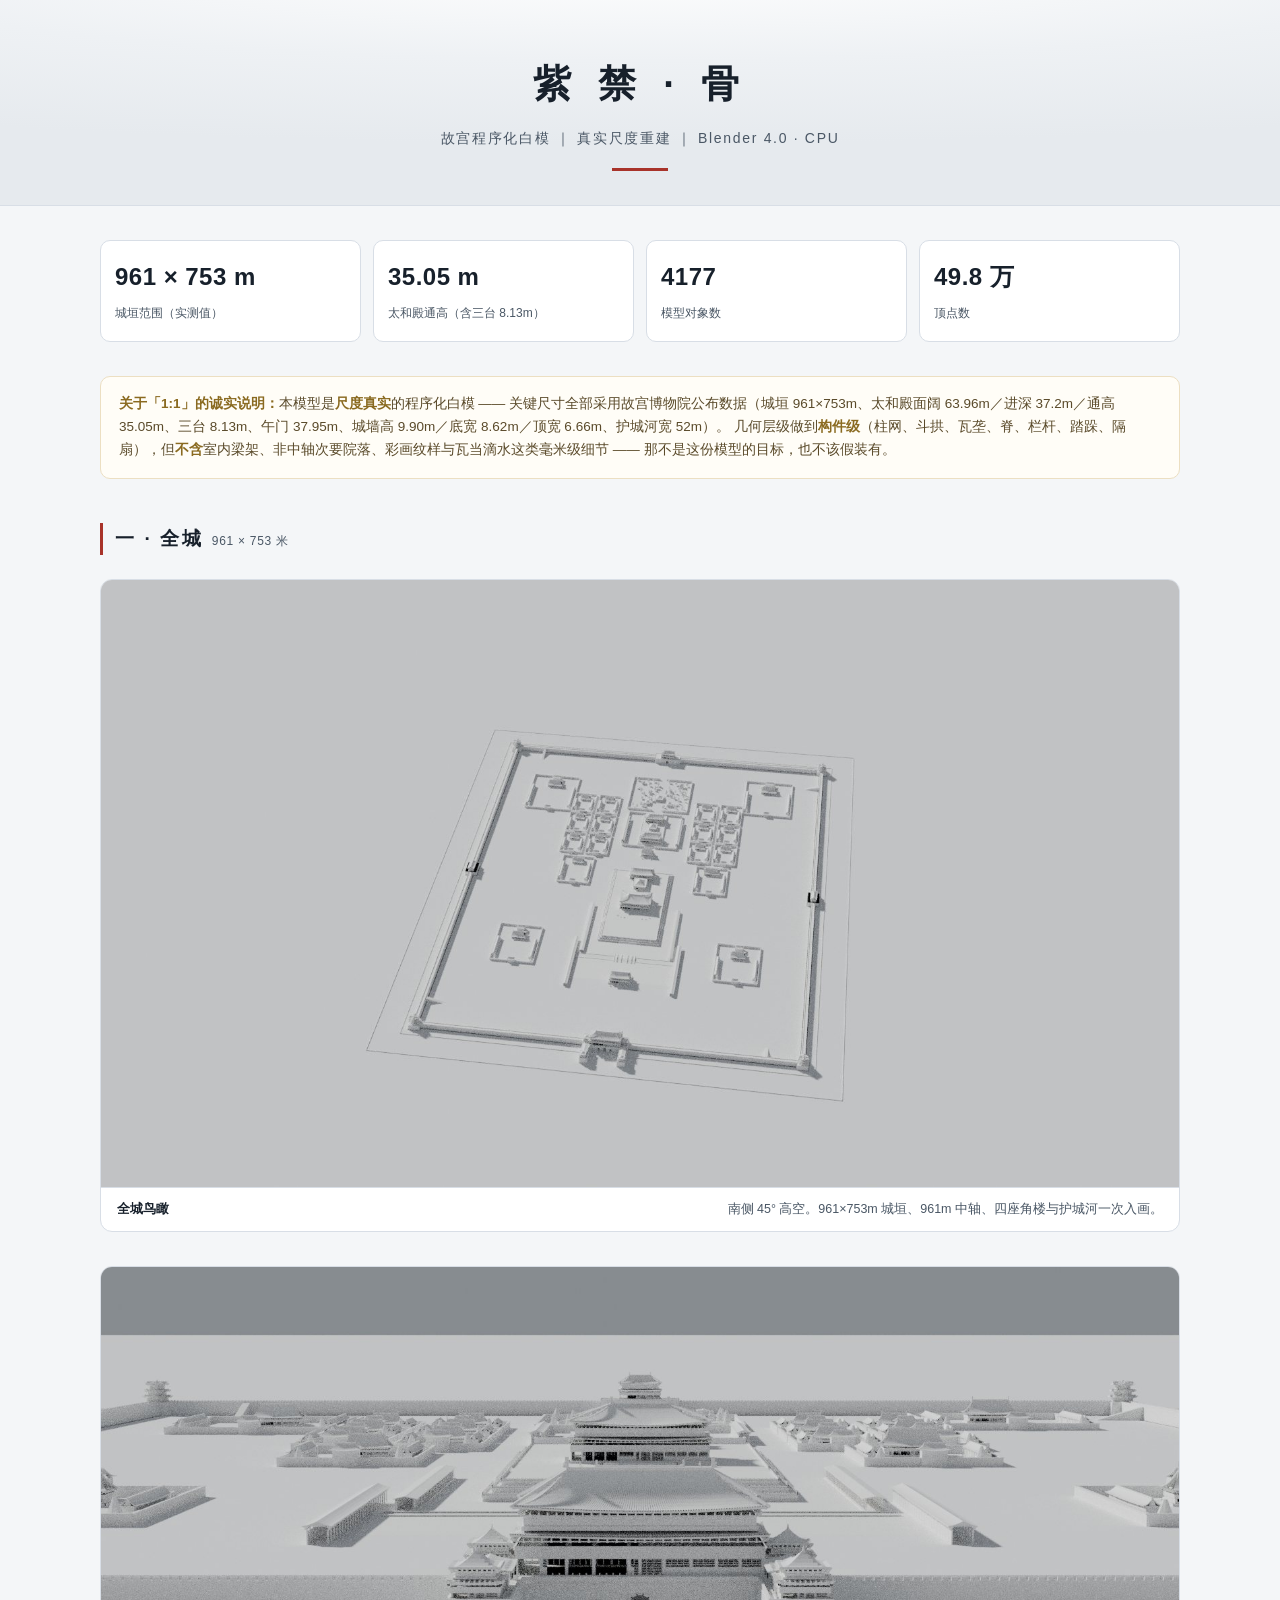
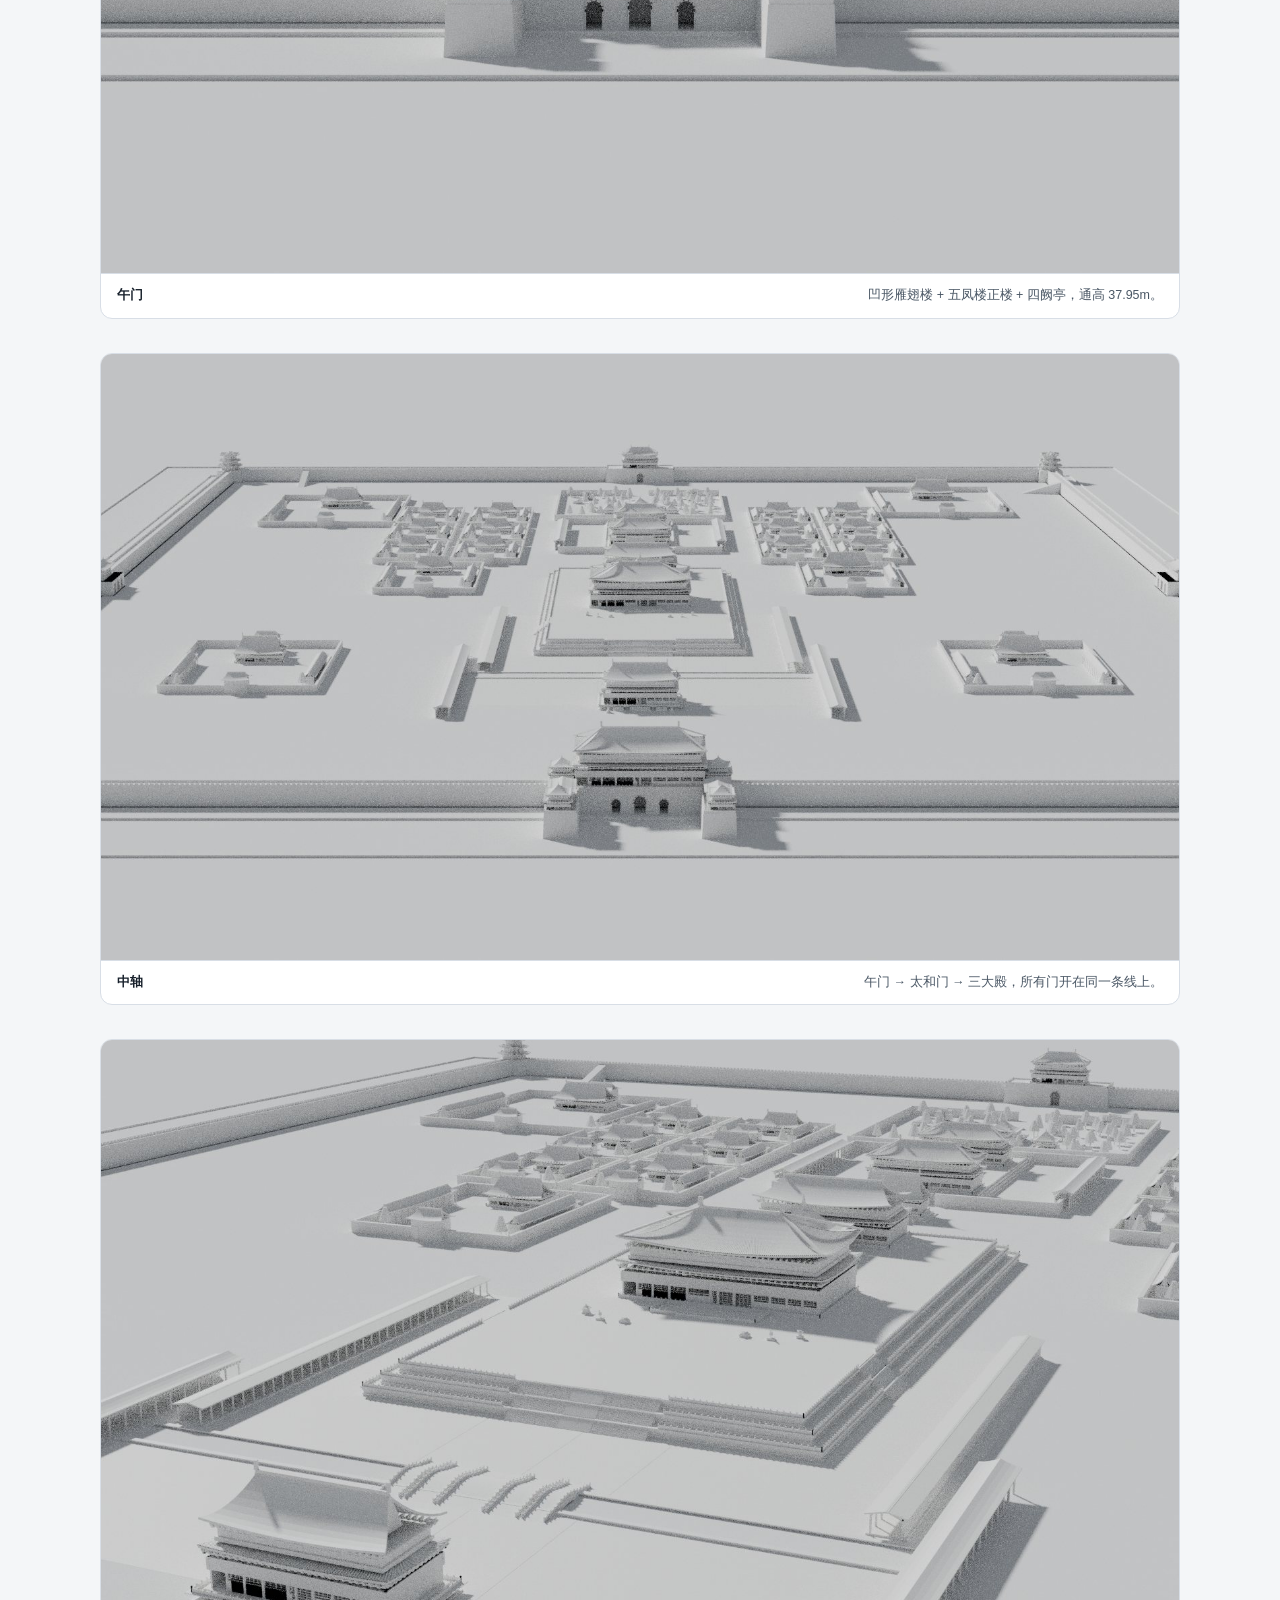
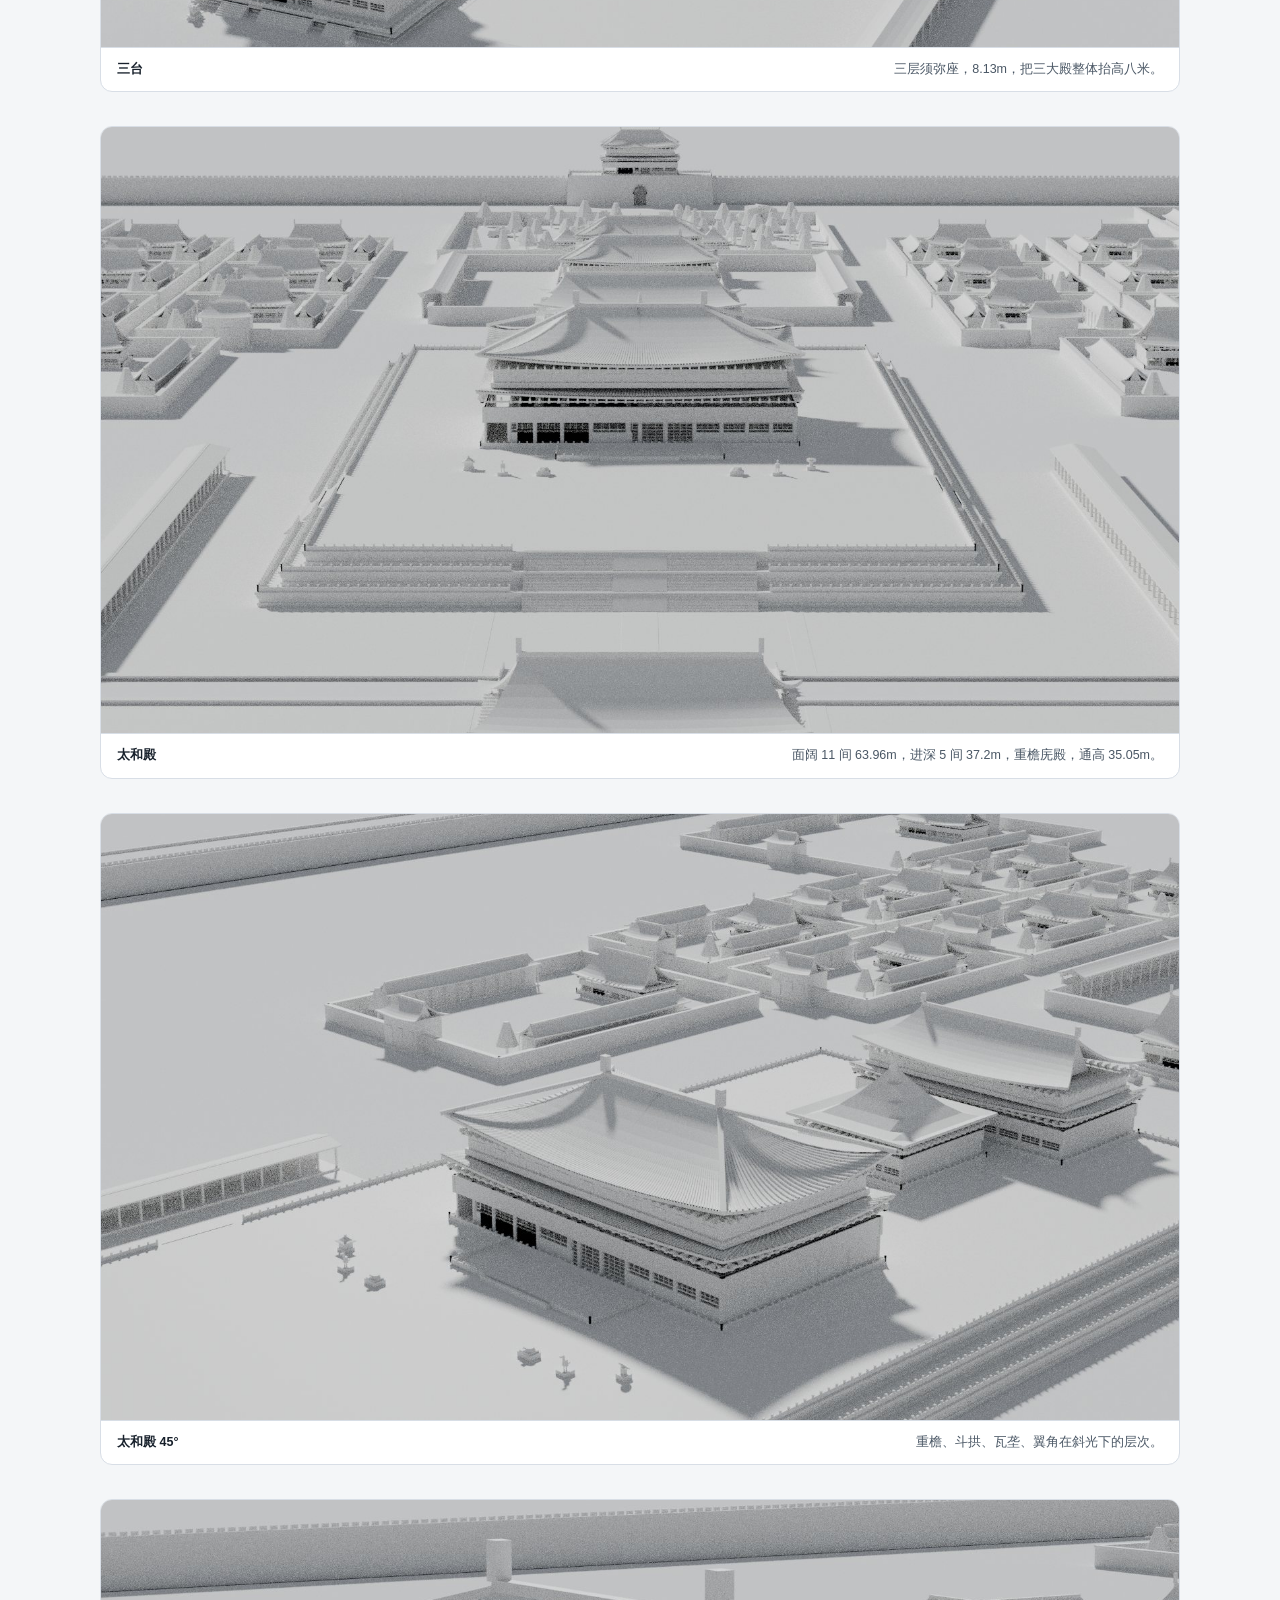
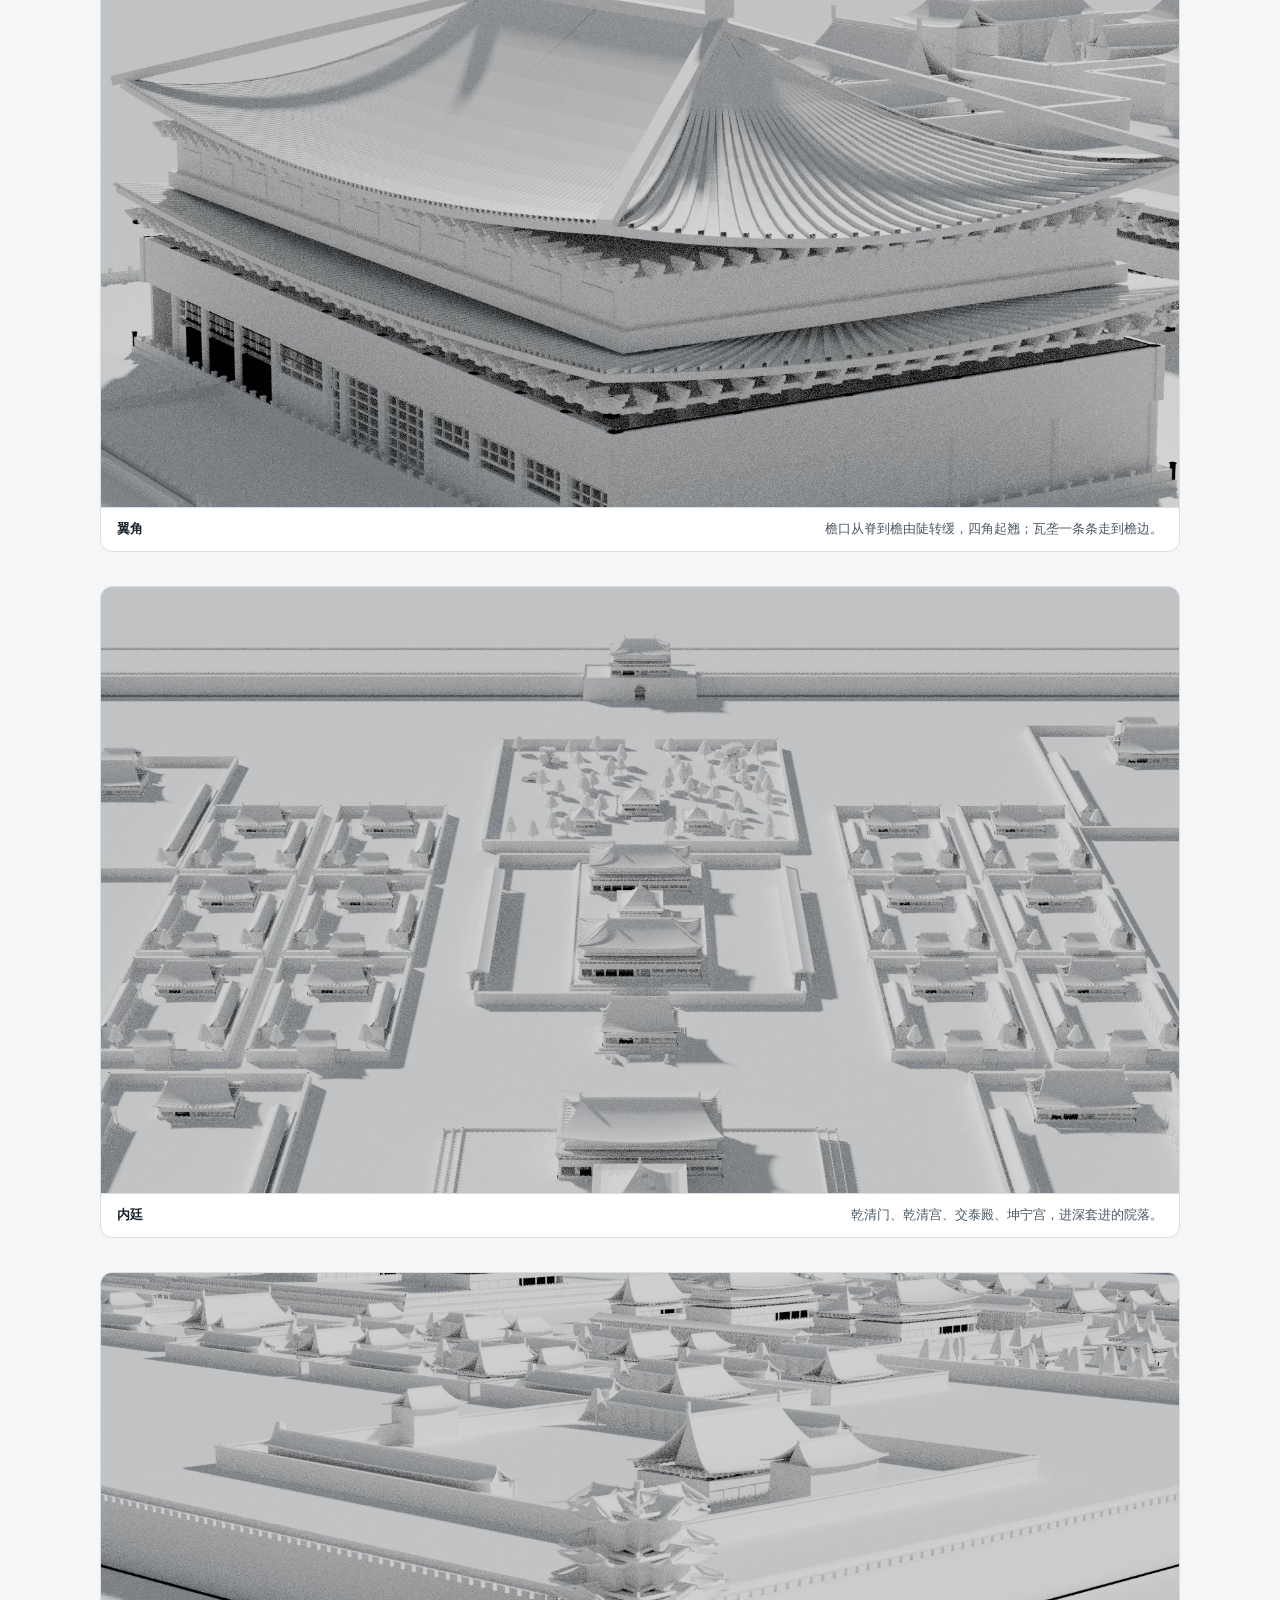
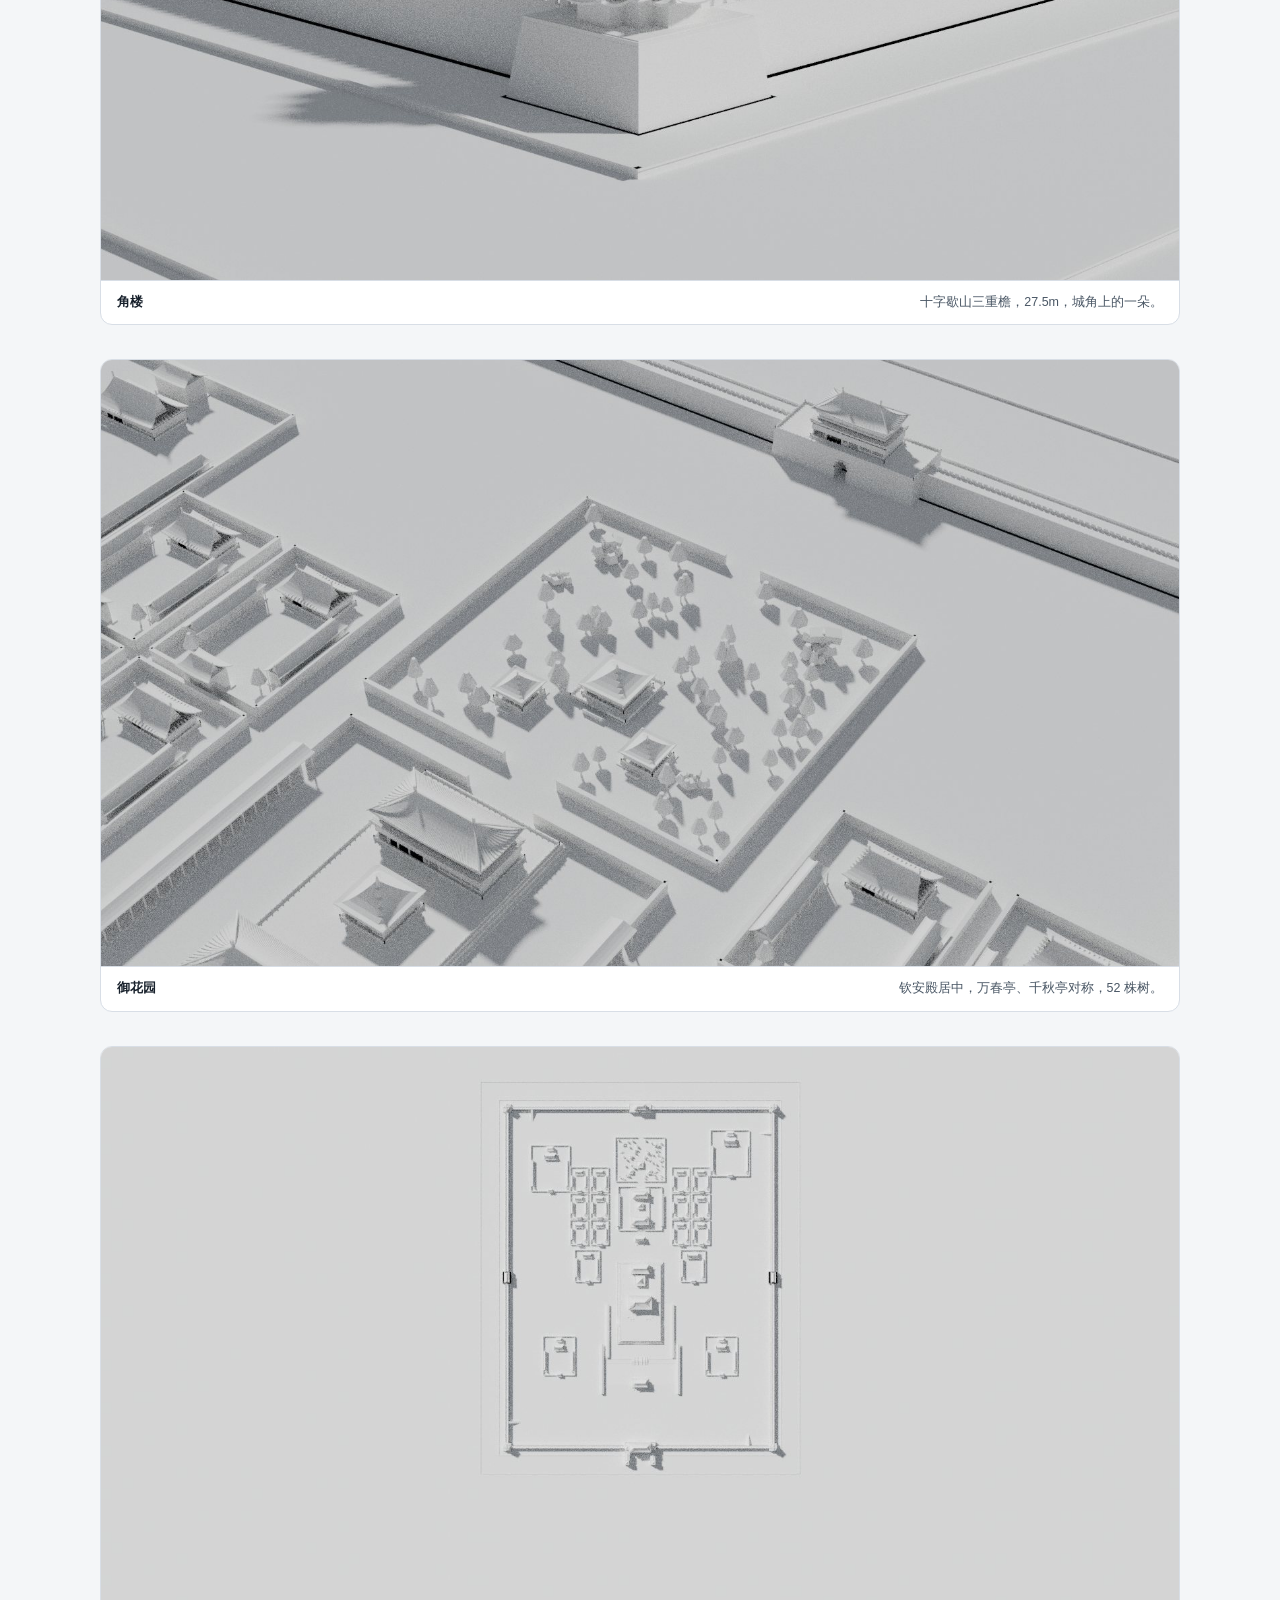
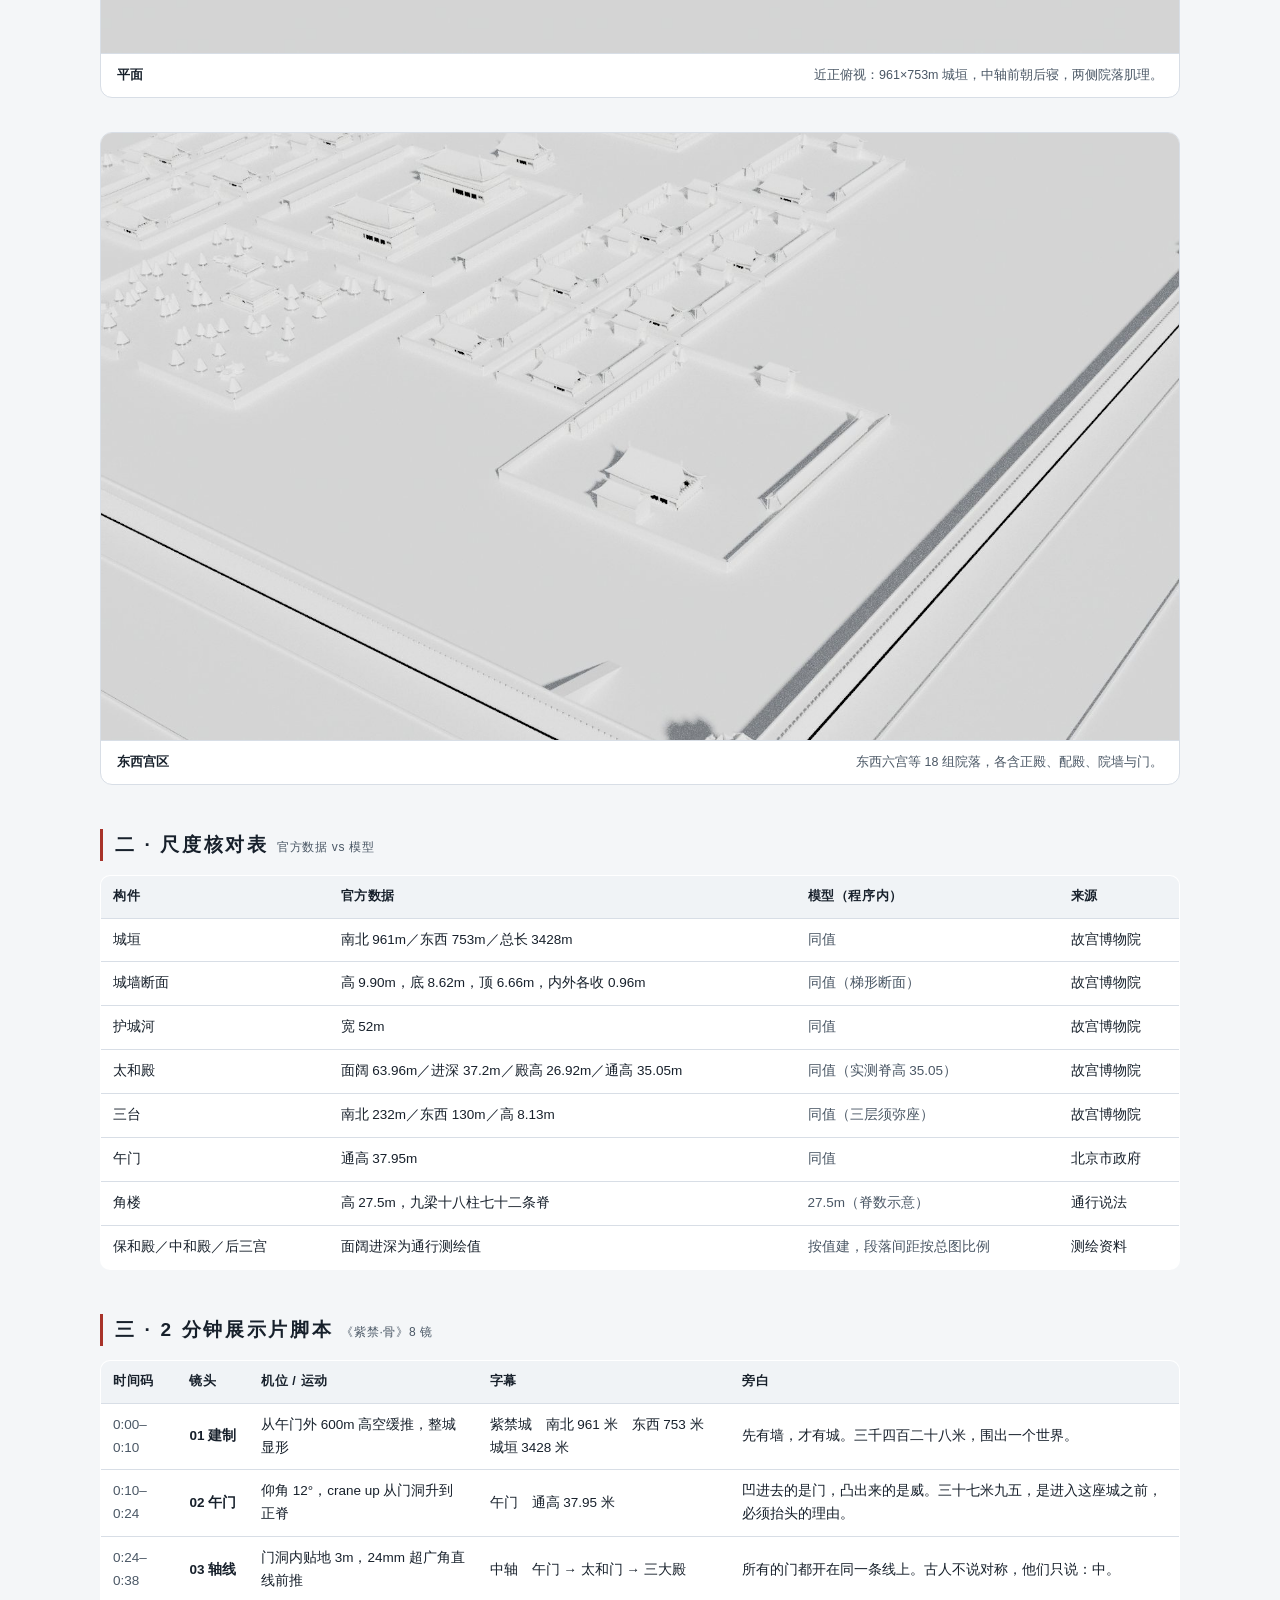
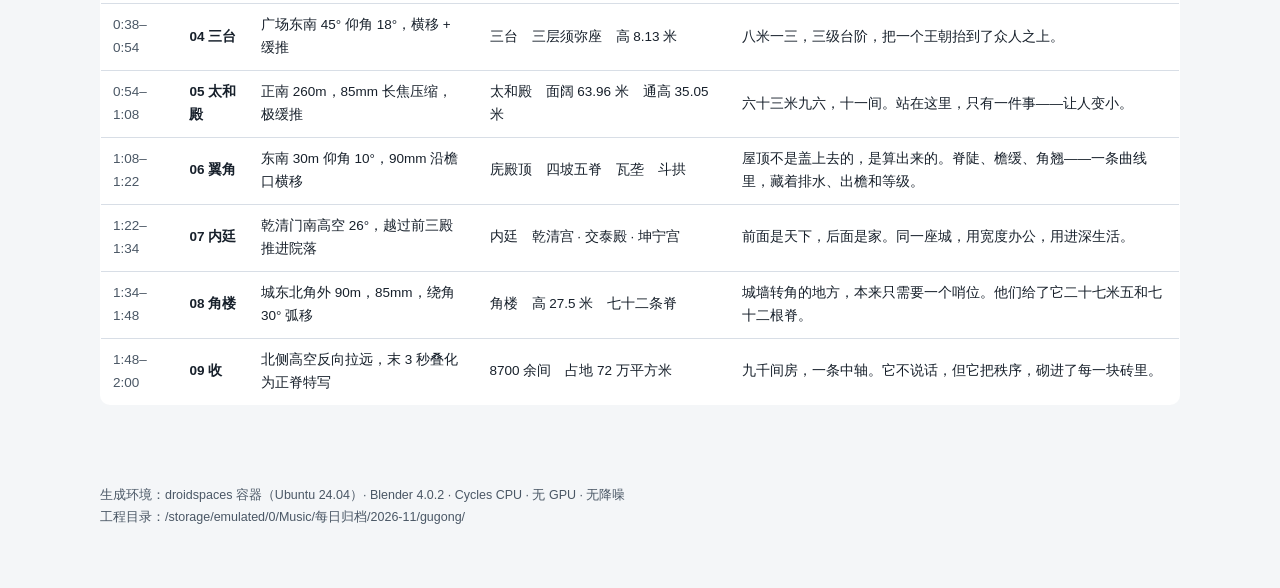
<file: gugong-seventh-code/model-source/index.html>
<!DOCTYPE html>
<html lang="zh-CN">
<head>
<meta charset="utf-8">
<meta name="viewport" content="width=device-width, initial-scale=1">
<title>紫禁·骨 —— 故宫白模</title>
<style>
  :root{
    --ink:#17202b; --ink2:#4a5765; --line:#d8dee6; --bg:#f4f6f8;
    --accent:#a8332a; --gold:#b08a3e; --card:#ffffff;
  }
  *{box-sizing:border-box}
  body{margin:0;background:var(--bg);color:var(--ink);
    font-family:-apple-system,"Noto Sans SC","PingFang SC","Microsoft YaHei",sans-serif;
    line-height:1.7;-webkit-font-smoothing:antialiased}
  header{padding:52px 24px 34px;background:
    radial-gradient(120% 90% at 50% -20%, #ffffff 0%, #eef1f4 55%, #e6eaee 100%);
    border-bottom:1px solid var(--line);text-align:center}
  h1{margin:0;font-size:38px;letter-spacing:.22em;font-weight:700}
  .sub{margin-top:10px;color:var(--ink2);font-size:14px;letter-spacing:.12em}
  .rule{width:56px;height:3px;background:var(--accent);margin:18px auto 0}
  main{max-width:1120px;margin:0 auto;padding:34px 20px 80px}
  .stats{display:grid;grid-template-columns:repeat(4,1fr);gap:12px;margin:0 0 34px}
  .stat{background:var(--card);border:1px solid var(--line);border-radius:10px;padding:16px 14px}
  .stat b{display:block;font-size:24px;letter-spacing:.02em}
  .stat span{font-size:12px;color:var(--ink2)}
  h2{font-size:19px;letter-spacing:.14em;margin:44px 0 6px;padding-left:12px;
     border-left:3px solid var(--accent)}
  h2 small{font-size:12px;color:var(--ink2);letter-spacing:.06em;margin-left:8px;font-weight:400}
  figure{margin:18px 0 0;background:var(--card);border:1px solid var(--line);
    border-radius:12px;overflow:hidden}
  figure img{display:block;width:100%;height:auto}
  figcaption{padding:11px 16px;font-size:12.5px;color:var(--ink2);
    display:flex;justify-content:space-between;gap:12px;border-top:1px solid var(--line)}
  figcaption b{color:var(--ink);font-weight:600}
  table{width:100%;border-collapse:collapse;margin-top:14px;font-size:13.5px;
    background:var(--card);border:1px solid var(--line);border-radius:10px;overflow:hidden}
  th,td{padding:10px 12px;text-align:left;border-bottom:1px solid var(--line)}
  th{background:#f0f3f6;font-weight:600;font-size:12.5px;letter-spacing:.05em}
  tr:last-child td{border-bottom:none}
  td.num{font-variant-numeric:tabular-nums;color:var(--ink2)}
  .note{background:#fffdf7;border:1px solid #ecdfc2;border-radius:10px;padding:16px 18px;
    font-size:13.5px;color:#5a4a2a}
  .note b{color:#8a6a20}
  .shots{display:grid;grid-template-columns:1fr;gap:16px}
  footer{max-width:1120px;margin:0 auto;padding:0 20px 60px;color:var(--ink2);font-size:12.5px}
  @media(max-width:760px){
    h1{font-size:26px;letter-spacing:.14em}
    .stats{grid-template-columns:repeat(2,1fr)}
    main{padding:22px 14px 60px}
  }
</style>
</head>
<body>
<header>
  <h1>紫 禁 · 骨</h1>
  <div class="sub">故宫程序化白模 ｜ 真实尺度重建 ｜ Blender 4.0 · CPU</div>
  <div class="rule"></div>
</header>

<main>
  <div class="stats">
    <div class="stat"><b>961 × 753 m</b><span>城垣范围（实测值）</span></div>
    <div class="stat"><b>35.05 m</b><span>太和殿通高（含三台 8.13m）</span></div>
    <div class="stat"><b id="objn">4177</b><span>模型对象数</span></div>
    <div class="stat"><b id="vertn">49.8 万</b><span>顶点数</span></div>
  </div>

  <div class="note">
    <b>关于「1:1」的诚实说明：</b>本模型是<b>尺度真实</b>的程序化白模 —— 关键尺寸全部采用故宫博物院公布数据（城垣 961×753m、太和殿面阔 63.96m／进深 37.2m／通高 35.05m、三台 8.13m、午门 37.95m、城墙高 9.90m／底宽 8.62m／顶宽 6.66m、护城河宽 52m）。
    几何层级做到<b>构件级</b>（柱网、斗拱、瓦垄、脊、栏杆、踏跺、隔扇），但<b>不含</b>室内梁架、非中轴次要院落、彩画纹样与瓦当滴水这类毫米级细节 —— 那不是这份模型的目标，也不该假装有。
  </div>

  <h2>一 · 全城<small>961 × 753 米</small></h2>
  <div class="shots" id="gallery"></div>

  <h2>二 · 尺度核对表<small>官方数据 vs 模型</small></h2>
  <table>
    <thead><tr><th>构件</th><th>官方数据</th><th>模型（程序内）</th><th>来源</th></tr></thead>
    <tbody>
      <tr><td>城垣</td><td>南北 961m／东西 753m／总长 3428m</td><td class="num">同值</td><td>故宫博物院</td></tr>
      <tr><td>城墙断面</td><td>高 9.90m，底 8.62m，顶 6.66m，内外各收 0.96m</td><td class="num">同值（梯形断面）</td><td>故宫博物院</td></tr>
      <tr><td>护城河</td><td>宽 52m</td><td class="num">同值</td><td>故宫博物院</td></tr>
      <tr><td>太和殿</td><td>面阔 63.96m／进深 37.2m／殿高 26.92m／通高 35.05m</td><td class="num">同值（实测脊高 35.05）</td><td>故宫博物院</td></tr>
      <tr><td>三台</td><td>南北 232m／东西 130m／高 8.13m</td><td class="num">同值（三层须弥座）</td><td>故宫博物院</td></tr>
      <tr><td>午门</td><td>通高 37.95m</td><td class="num">同值</td><td>北京市政府</td></tr>
      <tr><td>角楼</td><td>高 27.5m，九梁十八柱七十二条脊</td><td class="num">27.5m（脊数示意）</td><td>通行说法</td></tr>
      <tr><td>保和殿／中和殿／后三宫</td><td>面阔进深为通行测绘值</td><td class="num">按值建，段落间距按总图比例</td><td>测绘资料</td></tr>
    </tbody>
  </table>

  <h2>三 · 2 分钟展示片脚本<small>《紫禁·骨》8 镜</small></h2>
  <div id="script"></div>

</main>

<footer>
  生成环境：droidspaces 容器（Ubuntu 24.04）· Blender 4.0.2 · Cycles CPU · 无 GPU · 无降噪<br>
  工程目录：/storage/emulated/0/Music/每日归档/2026-11/gugong/
</footer>

<script>
const SHOTS = [
  ["01_air_full",      "全城鸟瞰", "南侧 45° 高空。961×753m 城垣、961m 中轴、四座角楼与护城河一次入画。"],
  ["02_wumen",         "午门",     "凹形雁翅楼 + 五凤楼正楼 + 四阙亭，通高 37.95m。"],
  ["03_axis",          "中轴",     "午门 → 太和门 → 三大殿，所有门开在同一条线上。"],
  ["07_santai",        "三台",     "三层须弥座，8.13m，把三大殿整体抬高八米。"],
  ["04_taidian_front", "太和殿",   "面阔 11 间 63.96m，进深 5 间 37.2m，重檐庑殿，通高 35.05m。"],
  ["05_taidian_corner","太和殿 45°","重檐、斗拱、瓦垄、翼角在斜光下的层次。"],
  ["06_eave_detail",   "翼角",     "檐口从脊到檐由陡转缓，四角起翘；瓦垄一条条走到檐边。"],
  ["08_inner",         "内廷",     "乾清门、乾清宫、交泰殿、坤宁宫，进深套进的院落。"],
  ["09_jiaolou",       "角楼",     "十字歇山三重檐，27.5m，城角上的一朵。"],
  ["10_yuhuayuan",     "御花园",   "钦安殿居中，万春亭、千秋亭对称，52 株树。"],
  ["11_plan_top",      "平面",     "近正俯视：961×753m 城垣，中轴前朝后寝，两侧院落肌理。"],
  ["12_wings_close",   "东西宫区", "东西六宫等 18 组院落，各含正殿、配殿、院墙与门。"],
];
const g = document.getElementById("gallery");
SHOTS.forEach(([k, title, desc]) => {
  const f = document.createElement("figure");
  f.innerHTML = `<img src="previews/${k}.jpg" alt="${title}" loading="lazy">
    <figcaption><b>${title}</b><span>${desc}</span></figcaption>`;
  g.appendChild(f);
});

const SCRIPT = [
  ["0:00–0:10","01 建制","从午门外 600m 高空缓推，整城显形","紫禁城　南北 961 米　东西 753 米　城垣 3428 米","先有墙，才有城。三千四百二十八米，围出一个世界。"],
  ["0:10–0:24","02 午门","仰角 12°，crane up 从门洞升到正脊","午门　通高 37.95 米","凹进去的是门，凸出来的是威。三十七米九五，是进入这座城之前，必须抬头的理由。"],
  ["0:24–0:38","03 轴线","门洞内贴地 3m，24mm 超广角直线前推","中轴　午门 → 太和门 → 三大殿","所有的门都开在同一条线上。古人不说对称，他们只说：中。"],
  ["0:38–0:54","04 三台","广场东南 45° 仰角 18°，横移 + 缓推","三台　三层须弥座　高 8.13 米","八米一三，三级台阶，把一个王朝抬到了众人之上。"],
  ["0:54–1:08","05 太和殿","正南 260m，85mm 长焦压缩，极缓推","太和殿　面阔 63.96 米　通高 35.05 米","六十三米九六，十一间。站在这里，只有一件事——让人变小。"],
  ["1:08–1:22","06 翼角","东南 30m 仰角 10°，90mm 沿檐口横移","庑殿顶　四坡五脊　瓦垄　斗拱","屋顶不是盖上去的，是算出来的。脊陡、檐缓、角翘——一条曲线里，藏着排水、出檐和等级。"],
  ["1:22–1:34","07 内廷","乾清门南高空 26°，越过前三殿推进院落","内廷　乾清宫 · 交泰殿 · 坤宁宫","前面是天下，后面是家。同一座城，用宽度办公，用进深生活。"],
  ["1:34–1:48","08 角楼","城东北角外 90m，85mm，绕角 30° 弧移","角楼　高 27.5 米　七十二条脊","城墙转角的地方，本来只需要一个哨位。他们给了它二十七米五和七十二根脊。"],
  ["1:48–2:00","09 收","北侧高空反向拉远，末 3 秒叠化为正脊特写","8700 余间　占地 72 万平方米","九千间房，一条中轴。它不说话，但它把秩序，砌进了每一块砖里。"],
];
let html = `<table><thead><tr><th>时间码</th><th>镜头</th><th>机位 / 运动</th><th>字幕</th><th>旁白</th></tr></thead><tbody>`;
SCRIPT.forEach(([t, s, cam, sub, vo]) => {
  html += `<tr><td class="num">${t}</td><td><b>${s}</b></td><td>${cam}</td><td>${sub}</td><td>${vo}</td></tr>`;
});
html += `</tbody></table>`;
document.getElementById("script").innerHTML = html;
</script>
</body>
</html>
</file>
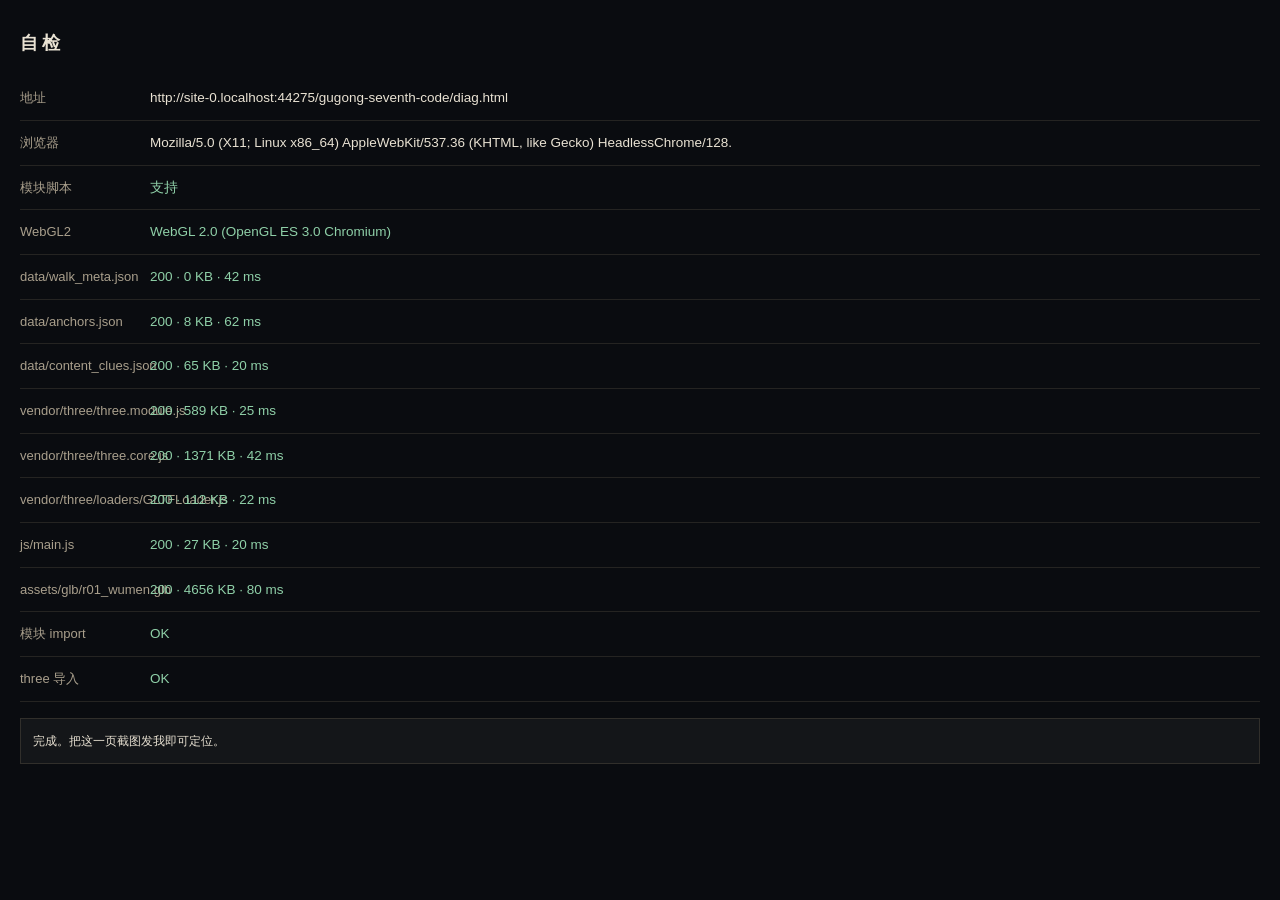
<file: gugong-seventh-code/diag.html>
<!DOCTYPE html>
<html lang="zh-CN">
<head>
<meta charset="utf-8">
<meta name="viewport" content="width=device-width,initial-scale=1">
<title>自检 · 宫阙疑云</title>
<style>
body{margin:0;background:#0a0c10;color:#e9e2d3;font:15px/1.9 -apple-system,"Noto Sans SC",sans-serif;padding:20px}
h1{font-size:18px;letter-spacing:.2em;font-weight:600;margin:6px 0 16px}
.row{display:flex;gap:10px;align-items:baseline;padding:9px 0;border-bottom:1px solid rgba(200,180,140,.14)}
.k{width:120px;flex:none;color:#a99f8c;font-size:13px}
.v{flex:1;font-size:13.5px;word-break:break-all}
.ok{color:#8fd0a8}.bad{color:#e2705f}.wait{color:#c9a227}
pre{margin-top:16px;background:rgba(255,255,255,.04);padding:12px;font-size:12px;line-height:1.7;white-space:pre-wrap;border:1px solid rgba(200,180,140,.16)}
</style>
</head>
<body>
<h1>自检</h1>
<div id="rows"></div>
<pre id="log">正在检查…</pre>

<script type="module">
const rows = document.getElementById('rows');
const logs = [];
const add = (k, v, cls = '') => {
  const d = document.createElement('div'); d.className = 'row';
  d.innerHTML = `<div class="k">${k}</div><div class="v ${cls}">${v}</div>`;
  rows.appendChild(d);
};
const log = t => { logs.push(t); document.getElementById('log').textContent = logs.join('\n'); };

add('地址', location.href);
add('浏览器', navigator.userAgent.slice(0, 90));
add('模块脚本', ('noModule' in document.createElement('script')) ? '支持' : '不支持', 'ok');
try {
  const gl = document.createElement('canvas').getContext('webgl2');
  add('WebGL2', gl ? gl.getParameter(gl.VERSION) : '没有（画面会黑）', gl ? 'ok' : 'bad');
} catch (e) { add('WebGL2', '报错 ' + e.message, 'bad'); }

const files = ['data/walk_meta.json', 'data/anchors.json', 'data/content_clues.json',
  'vendor/three/three.module.js', 'vendor/three/three.core.js',
  'vendor/three/loaders/GLTFLoader.js', 'js/main.js',
  'assets/glb/r01_wumen.glb'];
for (const f of files) {
  const t0 = performance.now();
  try {
    const r = await fetch(f, { method: 'GET', cache: 'no-store' });
    const len = (await r.arrayBuffer()).byteLength;
    const ms = Math.round(performance.now() - t0);
    add(f, `${r.status} · ${(len / 1024).toFixed(0)} KB · ${ms} ms`, r.ok ? 'ok' : 'bad');
  } catch (e) {
    add(f, '失败：' + e.message, 'bad');
  }
}
try {
  await import('./js/util.js');
  add('模块 import', 'OK', 'ok');
  await import('./vendor/three/three.module.js');
  add('three 导入', 'OK', 'ok');
} catch (e) {
  add('模块 import', '失败：' + e.message, 'bad');
}
log('完成。把这一页截图发我即可定位。');
</script>
<script>
window.addEventListener('error', e => {
  const p = document.getElementById('log');
  if (p) p.textContent += '\n错误：' + (e.message || '') + ' @' + (e.filename || '');
});
</script>
</body>
</html>
</file>
<file: gugong-seventh-code/css/ui.css>
/* 宫阙疑云：第七码 —— UI */
:root{
  --ink:#e9e2d3; --ink2:#a99f8c; --dim:#6f6759;
  --bg:#0a0c10; --panel:rgba(14,16,21,.93); --line:rgba(200,180,140,.20);
  --gold:#c9a227; --red:#a8332a; --jade:#4e7d6a;
  --serif:"Noto Serif SC","Songti SC","Source Han Serif SC",serif;
  --sans:-apple-system,"Noto Sans SC","PingFang SC","Microsoft YaHei",sans-serif;
}
*{box-sizing:border-box;-webkit-tap-highlight-color:transparent}
html,body{margin:0;height:100%;overflow:hidden;background:var(--bg);color:var(--ink);font-family:var(--sans)}
#app{position:fixed;inset:0}
#view{position:absolute;inset:0;width:100%;height:100%;display:block;touch-action:none}

/* 载入 */
#loading{position:absolute;inset:0;background:radial-gradient(120% 90% at 50% 20%,#141821 0%,#080a0e 70%);
  display:flex;align-items:center;justify-content:center;z-index:99}
#loading .lbox{text-align:center;padding:0 32px}
#loading .lk{font-size:11px;letter-spacing:.42em;color:var(--ink2)}
#loading h1{font-family:var(--serif);font-size:44px;letter-spacing:.34em;margin:16px 0 6px;font-weight:600}
#loading .lsub{font-family:var(--serif);font-size:15px;letter-spacing:.62em;color:var(--gold)}
#loading .lbar{width:180px;height:2px;background:rgba(201,162,39,.2);margin:30px auto 12px;overflow:hidden}
#loading .lbar i{display:block;height:100%;width:40%;background:var(--gold);animation:lb 1.4s ease-in-out infinite}
@keyframes lb{0%{transform:translateX(-100%)}100%{transform:translateX(320%)}}
#loading .ltext{font-size:12px;color:var(--dim);letter-spacing:.2em}
#loading .lerr{color:#e2705f;font-size:14px;line-height:1.9}

/* HUD */
.hud{position:absolute;inset:0;pointer-events:none;z-index:10}
.topbar{position:absolute;top:0;left:0;right:0;display:flex;justify-content:space-between;
  padding:calc(env(safe-area-inset-top) + 10px) 16px 10px;font-size:12.5px;letter-spacing:.1em;
  background:linear-gradient(180deg,rgba(6,8,11,.72),transparent);color:var(--ink2)}
.topbar .sep{opacity:.4;margin:0 6px}
#hudChapter{color:var(--gold);font-family:var(--serif);letter-spacing:.2em}
#hudChapterName{color:var(--ink)}
.tb-right{font-variant-numeric:tabular-nums}

.tracker{position:absolute;right:12px;top:64px;width:min(46vw,290px);display:flex;flex-direction:column;gap:7px}
.tq{background:linear-gradient(180deg,rgba(12,14,19,.78),rgba(12,14,19,.52));border-left:2px solid var(--gold);
  padding:7px 10px;border-radius:2px;font-size:12px;backdrop-filter:blur(4px)}
.tq.empty{opacity:.45;border-left-color:var(--dim)}
.tqh{display:flex;align-items:center;gap:6px;margin-bottom:3px}
.tqh b{font-weight:600;font-size:12.5px;color:var(--ink)}
.tqh .prog{margin-left:auto;color:var(--ink2);font-size:11px;font-variant-numeric:tabular-nums}
.tag{font-size:10px;padding:1px 5px;border-radius:2px;letter-spacing:.06em}
.tag.main{background:rgba(168,51,42,.32);color:#f0b9ac}
.tag.side{background:rgba(78,125,106,.3);color:#a8d3c1}
.tag.lock{background:rgba(90,90,90,.3);color:#999}
.tqs{color:var(--ink2);font-size:11.5px;line-height:1.7;padding-left:2px}

.toasts{position:absolute;top:64px;left:50%;transform:translateX(-50%);display:flex;flex-direction:column;
  align-items:center;gap:6px;width:min(78vw,420px)}
.toast{background:rgba(10,12,16,.86);border:1px solid var(--line);border-left:2px solid var(--gold);
  padding:7px 12px;font-size:12.5px;border-radius:2px;animation:tin .3s ease;max-width:100%}
.toast.clue{border-left-color:#8fd0ff}
.toast.quest{border-left-color:var(--gold);color:#f2e2b8}
.toast.trust{border-left-color:var(--jade)}
.toast.out{opacity:0;transform:translateY(-6px);transition:.5s}
@keyframes tin{from{opacity:0;transform:translateY(-8px)}to{opacity:1;transform:none}}

.crosshair{position:absolute;left:50%;top:50%;width:5px;height:5px;margin:-2.5px 0 0 -2.5px;
  border-radius:50%;background:rgba(233,226,211,.5);box-shadow:0 0 6px rgba(0,0,0,.8)}

.subtitle{position:absolute;left:50%;bottom:calc(env(safe-area-inset-bottom) + 132px);transform:translateX(-50%);
  width:min(84vw,640px);text-align:center;font-size:14px;line-height:1.85;color:#efe6d2;
  background:rgba(8,10,14,.72);padding:10px 16px;border-radius:3px;opacity:0;transition:.35s;pointer-events:none;
  border-left:1px solid rgba(201,162,39,.4);border-right:1px solid rgba(201,162,39,.4)}
.subtitle.show{opacity:1}

.prompt{position:absolute;left:50%;bottom:calc(env(safe-area-inset-bottom) + 96px);transform:translateX(-50%);
  font-size:13.5px;letter-spacing:.06em;color:#f4ead2;background:rgba(10,12,16,.8);
  border:1px solid rgba(201,162,39,.45);padding:7px 16px;border-radius:2px;white-space:nowrap}

/* 触屏控件 */
.joystick{position:absolute;left:18px;bottom:calc(env(safe-area-inset-bottom) + 26px);
  width:112px;height:112px;border-radius:50%;border:1px solid rgba(233,226,211,.18);
  background:radial-gradient(circle at 50% 50%,rgba(255,255,255,.04),rgba(0,0,0,.18));
  pointer-events:auto;touch-action:none}
.joy-knob{position:absolute;left:50%;top:50%;width:46px;height:46px;margin:0;transform:translate(-50%,-50%);
  border-radius:50%;background:rgba(233,226,211,.16);border:1px solid rgba(233,226,211,.32);
  box-shadow:0 2px 10px rgba(0,0,0,.4)}
.lookzone{position:absolute;right:0;top:44px;width:56%;bottom:0;pointer-events:auto;touch-action:none}

.actionbtns{position:absolute;right:16px;bottom:calc(env(safe-area-inset-bottom) + 28px);
  display:grid;grid-template-columns:repeat(2,auto);gap:8px;pointer-events:auto}
.abtn{pointer-events:auto;font-family:var(--sans);font-size:13px;color:#f2e9d6;letter-spacing:.06em;
  background:rgba(20,24,31,.86);border:1px solid rgba(201,162,39,.42);border-radius:3px;
  padding:11px 14px;min-width:66px;backdrop-filter:blur(3px)}
.abtn.small{font-size:12px;padding:8px 10px;min-width:56px;color:var(--ink2)}
.abtn:active{background:rgba(201,162,39,.24)}
.abtn.on{border-color:var(--gold);color:var(--gold);background:rgba(201,162,39,.18)}

.navbar{position:absolute;right:150px;bottom:calc(env(safe-area-inset-bottom) + 30px);
  display:flex;gap:4px;pointer-events:auto;flex-wrap:wrap;justify-content:flex-end;max-width:44vw}
.nb{pointer-events:auto;font-size:11.5px;color:var(--ink2);background:rgba(12,14,19,.7);
  border:1px solid var(--line);border-radius:2px;padding:6px 9px}
.nb:active{color:var(--gold)}

.keyhint{position:absolute;left:16px;bottom:calc(env(safe-area-inset-bottom) + 4px);font-size:10.5px;color:rgba(169,159,140,.55)}
@media (max-width:820px){ .keyhint{display:none} }
@media (hover:none){ .keyhint{display:none} }

/* 面板 */
.overlay{position:absolute;inset:0;z-index:30;background:rgba(6,8,11,.9);backdrop-filter:blur(6px);
  display:flex;flex-direction:column;padding:calc(env(safe-area-inset-top) + 16px) 16px 16px;pointer-events:auto}
.ptitle{font-family:var(--serif);font-size:18px;letter-spacing:.24em;color:var(--gold);padding-bottom:10px;
  border-bottom:1px solid var(--line)}
.pclose{position:absolute;right:12px;top:calc(env(safe-area-inset-top) + 10px);background:none;border:none;
  color:var(--ink2);font-size:20px;padding:8px}
.pbody{flex:1;overflow-y:auto;padding:14px 2px 40px;-webkit-overflow-scrolling:touch}
.pmeta{font-size:12px;color:var(--ink2);margin-bottom:12px}
.ph{font-family:var(--serif);font-size:13.5px;letter-spacing:.16em;color:var(--gold);margin:18px 0 8px;
  padding-left:8px;border-left:2px solid rgba(201,162,39,.6)}
.empty{color:var(--dim);font-size:12.5px;padding:14px 4px}
.codeline{display:flex;gap:6px;flex-wrap:wrap;margin-bottom:10px}
.codechip{font-size:11px;padding:3px 8px;border:1px solid var(--line);color:var(--dim);border-radius:2px}
.codechip.on{color:#12100c;background:var(--gold);border-color:var(--gold)}
.cluegrid{display:grid;grid-template-columns:repeat(auto-fill,minmax(150px,1fr));gap:8px}
.ccard{background:rgba(255,255,255,.035);border:1px solid var(--line);padding:9px 10px;border-radius:2px}
.ccard.code{border-color:rgba(201,162,39,.6);background:rgba(201,162,39,.08)}
.ccard .cn{font-size:13px;font-weight:600;margin-bottom:3px}
.ccard .ck{font-size:10px;color:var(--gold);letter-spacing:.1em;margin-bottom:4px}
.ccard .cd{font-size:11.5px;color:var(--ink2);line-height:1.6}
.detail{background:rgba(255,255,255,.05);border:1px solid rgba(201,162,39,.35);padding:14px;margin-bottom:14px;border-radius:3px}
.detail h4{margin:0 0 4px;font-family:var(--serif);font-size:15px;letter-spacing:.1em}
.detail .dtag{font-size:11px;color:var(--gold);margin-bottom:8px}
.detail p{margin:0 0 8px;font-size:13px;line-height:1.85;color:#ddd5c4}
.detail .dimply{font-size:11.5px;color:var(--ink2)}
.detail .dclose{margin-top:10px;font-size:11px;color:var(--dim);text-align:right}

.qcard{background:rgba(255,255,255,.03);border:1px solid var(--line);border-left:2px solid var(--gold);
  padding:11px 12px;margin-bottom:9px;border-radius:2px}
.qcard.done{opacity:.5;border-left-color:var(--jade)}
.qh{display:flex;align-items:center;gap:7px}
.qh b{font-size:13.5px}
.qh .prog{margin-left:auto;font-size:11px;color:var(--ink2)}
.qsum{font-size:12px;color:var(--ink2);margin:5px 0 7px}
.qsteps{display:flex;flex-direction:column;gap:4px}
.qs{font-size:12px;color:#c9c0ae;line-height:1.65}
.qs.ok{color:var(--jade);text-decoration:line-through;opacity:.7}
.qs .hint{color:var(--dim);font-size:11px;margin-left:6px}

.pcard{background:rgba(255,255,255,.03);border:1px solid var(--line);padding:11px 12px;margin-bottom:9px;border-radius:2px}
.ph-top{display:flex;align-items:baseline;gap:8px}
.ph-top b{font-family:var(--serif);font-size:15px;letter-spacing:.08em}
.ph-top span{font-size:11px;color:var(--ink2)}
.trustbar{position:relative;height:16px;background:rgba(255,255,255,.06);margin:7px 0;border-radius:2px;overflow:hidden}
.trustbar i{position:absolute;left:0;top:0;bottom:0;background:linear-gradient(90deg,rgba(78,125,106,.55),rgba(201,162,39,.75))}
.trustbar em{position:absolute;right:6px;top:0;font-size:10px;font-style:normal;line-height:16px;color:#e8dfc9}
.pfact{font-size:11.5px;color:var(--ink2);line-height:1.75}
.psec{font-size:11.5px;color:#d9b2a2;line-height:1.75;margin-top:5px}
.ploc{font-size:10.5px;color:var(--dim);margin-top:6px;line-height:1.6}

.mapwrap{position:relative;margin:0 auto;border:1px solid var(--line);background:#080a0e}
.mapwrap img{display:block;width:100%;height:100%;image-rendering:pixelated;opacity:.92}
.pmark{position:absolute;width:9px;height:9px;margin:-4.5px 0 0 -4.5px;border-radius:50%;
  background:#ff5a3c;box-shadow:0 0 0 3px rgba(255,90,60,.25),0 0 10px rgba(255,90,60,.9)}
.maplegend{text-align:center;font-size:11px;color:var(--ink2);margin-top:10px}

.boardwrap{display:flex;gap:12px;height:100%}
.blist{flex:1;overflow-y:auto;display:flex;flex-direction:column;gap:5px;padding-right:6px}
.bchip{font-size:12px;padding:7px 9px;border:1px solid var(--line);border-radius:2px;color:#cfc6b4;
  background:rgba(255,255,255,.03)}
.bchip.sel{border-color:var(--gold);background:rgba(201,162,39,.16);color:#f4e6c2}
.bchip .bk{font-size:9.5px;color:var(--gold);margin-right:6px;letter-spacing:.1em}
.bpanel{width:min(42vw,240px);display:flex;flex-direction:column;gap:9px;border-left:1px solid var(--line);padding-left:12px}
.bsel{font-size:12px;color:#e6dcc6;min-height:44px;line-height:1.7}
.bbtn{background:rgba(201,162,39,.18);border:1px solid var(--gold);color:#f4e6c2;padding:10px;font-size:13px;border-radius:2px}
.bresult{font-size:11.5px;color:var(--ink2);line-height:1.75}
.bresult .ok{color:#8fd0a8}
.bresult .bad{color:#e2705f}
.bdone{font-size:11px;color:var(--dim);margin-top:auto}

.logline{font-size:12px;color:#c6bda9;line-height:1.9;border-bottom:1px dashed rgba(200,180,140,.1);padding:4px 0}
.logline span{color:var(--dim);font-variant-numeric:tabular-nums;margin-right:10px;font-size:11px}

.mrow{display:flex;align-items:center;gap:12px;padding:11px 0;border-bottom:1px solid rgba(200,180,140,.1)}
.mrow label{width:56px;font-size:12.5px;color:var(--ink2);flex:none}
.mbtns{display:flex;gap:6px;flex-wrap:wrap}
.mbtns button{background:rgba(255,255,255,.05);border:1px solid var(--line);color:var(--ink);
  font-size:12.5px;padding:7px 12px;border-radius:2px}
.mbtns button.on{border-color:var(--gold);color:var(--gold)}
.mbtns button.danger{border-color:rgba(168,51,42,.6);color:#e08070}
.minfo{font-size:12px;color:#c3baa7;line-height:1.8}

/* 对话 */
.dialogue{position:absolute;left:50%;transform:translateX(-50%);bottom:calc(env(safe-area-inset-bottom) + 150px);
  width:min(92vw,760px);z-index:40;background:linear-gradient(180deg,rgba(10,12,16,.94),rgba(10,12,16,.88));
  border:1px solid rgba(201,162,39,.34);border-radius:3px;padding:14px 16px 12px;pointer-events:auto;
  box-shadow:0 18px 50px rgba(0,0,0,.6)}
.dname{display:flex;align-items:baseline;gap:10px;margin-bottom:8px}
.dname b{font-family:var(--serif);font-size:16px;letter-spacing:.14em;color:var(--gold)}
.dname i{font-style:normal;font-size:10.5px;color:var(--dim);letter-spacing:.08em}
.dtext{font-size:14.5px;line-height:1.95;color:#efe6d2;min-height:3.4em;letter-spacing:.02em}
.dchoices{display:flex;flex-direction:column;gap:5px;margin-top:11px;max-height:38vh;overflow-y:auto}
.choice{display:flex;gap:9px;align-items:baseline;text-align:left;background:rgba(255,255,255,.035);
  border:1px solid rgba(200,180,140,.14);border-left:2px solid transparent;color:#ddd4c0;
  font-size:13px;padding:8px 11px;border-radius:2px;line-height:1.6}
.choice:hover,.choice:active{border-left-color:var(--gold);background:rgba(201,162,39,.12);color:#f6ecd4}
.choice .ck{font-size:10px;color:var(--dim);flex:none;width:12px}

/* 章节卡 */
.chaptercard{position:absolute;inset:0;z-index:45;display:flex;flex-direction:column;align-items:center;
  justify-content:center;text-align:center;padding:32px;background:radial-gradient(120% 80% at 50% 40%,rgba(8,10,14,.92),rgba(4,5,7,.98))}
.cc-num{font-size:12px;letter-spacing:.5em;color:var(--gold);font-family:var(--serif)}
.cc-title{font-family:var(--serif);font-size:34px;letter-spacing:.28em;margin:14px 0 8px;font-weight:600}
.cc-sub{font-size:13px;color:var(--ink2);letter-spacing:.1em;margin-bottom:26px}
.cc-intro{max-width:600px;font-size:14px;line-height:2.1;color:#ddd4c2;text-align:left;
  border-top:1px solid var(--line);border-bottom:1px solid var(--line);padding:20px 0}
.cc-hint{margin-top:30px;font-size:11px;letter-spacing:.3em;color:var(--dim);animation:blink 2s infinite}
@keyframes blink{0%,100%{opacity:.35}50%{opacity:.9}}

/* 结局 */
.ending{position:absolute;inset:0;z-index:60;display:flex;align-items:center;justify-content:center;
  background:rgba(3,4,6,.96);padding:24px}
.endbox{max-width:680px;width:100%;max-height:88vh;overflow-y:auto;border:1px solid rgba(201,162,39,.3);padding:26px 26px 22px}
.endkicker{font-size:11px;letter-spacing:.4em;color:var(--gold)}
.endbox h2{font-family:var(--serif);font-size:26px;letter-spacing:.2em;margin:12px 0 18px}
.endtext{font-size:13.5px;line-height:2.1;color:#ded5c3;white-space:pre-wrap}
.endstats{margin-top:20px;padding-top:14px;border-top:1px solid var(--line);font-size:11.5px;color:var(--ink2)}
.endbtns{display:flex;gap:10px;margin-top:20px}
.endbtns button{flex:1;padding:11px;background:rgba(201,162,39,.14);border:1px solid var(--gold);
  color:#f4e6c2;font-size:13px;border-radius:2px}

/* 继续游戏 */
.contbox{position:absolute;inset:0;z-index:70;display:flex;flex-direction:column;align-items:center;
  justify-content:center;background:radial-gradient(120% 80% at 50% 40%,rgba(8,10,14,.95),rgba(3,4,6,.99))}
.cb-title{font-family:var(--serif);font-size:26px;letter-spacing:.26em}
.cb-sub{font-size:12px;color:var(--ink2);margin:12px 0 26px}
.cb-btns{display:flex;gap:12px}
.cb-btns button{padding:11px 22px;font-size:13.5px;background:rgba(201,162,39,.14);
  border:1px solid var(--gold);color:#f4e6c2;border-radius:2px}

@media (max-width:480px){
  .tracker{width:52vw;top:58px}
  #loading h1{font-size:34px}
  .cc-title{font-size:26px}
  .dialogue{bottom:calc(env(safe-area-inset-bottom) + 128px);padding:12px 13px 10px}
  .dtext{font-size:13.5px}
  .navbar{right:auto;left:16px;bottom:calc(env(safe-area-inset-bottom) + 148px);max-width:70vw}
}

/* 现场重建（时间线推演） */
.tlwrap{display:flex;gap:14px;align-items:flex-start;flex-wrap:wrap}
.tlslots{flex:1;min-width:280px;display:flex;flex-direction:column;gap:6px}
.tlrow{display:flex;gap:10px;align-items:center;border:1px solid var(--line);border-left:2px solid rgba(201,162,39,.5);
  background:rgba(255,255,255,.03);padding:8px 10px;border-radius:2px;cursor:pointer}
.tlrow:active{background:rgba(201,162,39,.12)}
.tlclock{width:74px;flex:none;font-size:12.5px;color:var(--gold);font-family:var(--serif);letter-spacing:.06em}
.tlclock em{display:block;font-style:normal;font-size:10px;color:var(--dim);letter-spacing:.04em}
.tlevents{display:flex;flex-wrap:wrap;gap:5px;flex:1}
.tlempty{color:var(--dim);font-size:12px}
.tlchip{font-size:12px;padding:5px 9px;border:1px solid var(--line);border-radius:2px;background:rgba(255,255,255,.05);color:#ddd4c0}
.tlchip.pool{cursor:pointer;display:block;margin-bottom:5px;line-height:1.55}
.tlchip.sel{border-color:var(--gold);background:rgba(201,162,39,.2);color:#f6e9c6}
.tlpoolwrap{width:min(46vw,300px);border-left:1px solid var(--line);padding-left:12px}
.tlpooltitle{font-size:11px;color:var(--ink2);margin-bottom:8px;line-height:1.6}
.tlpool{max-height:44vh;overflow-y:auto;margin-bottom:10px}
</file>
